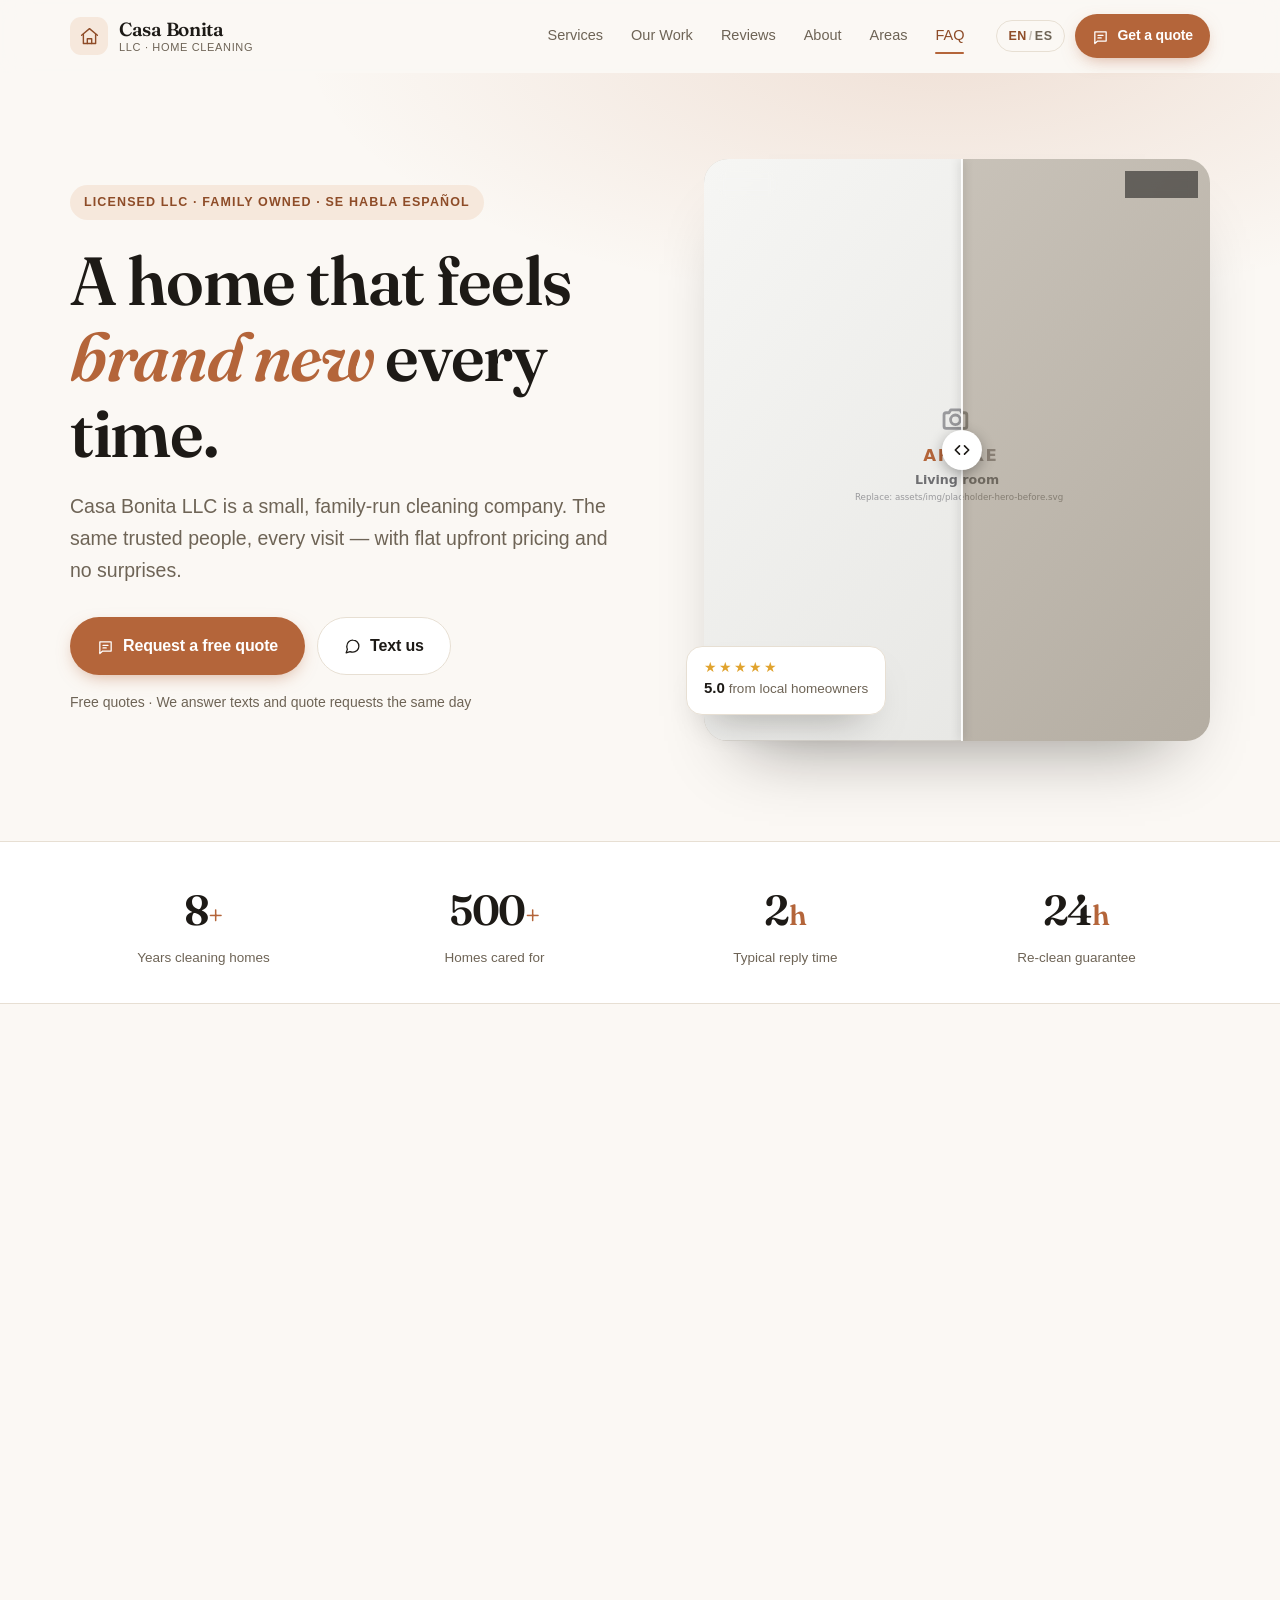
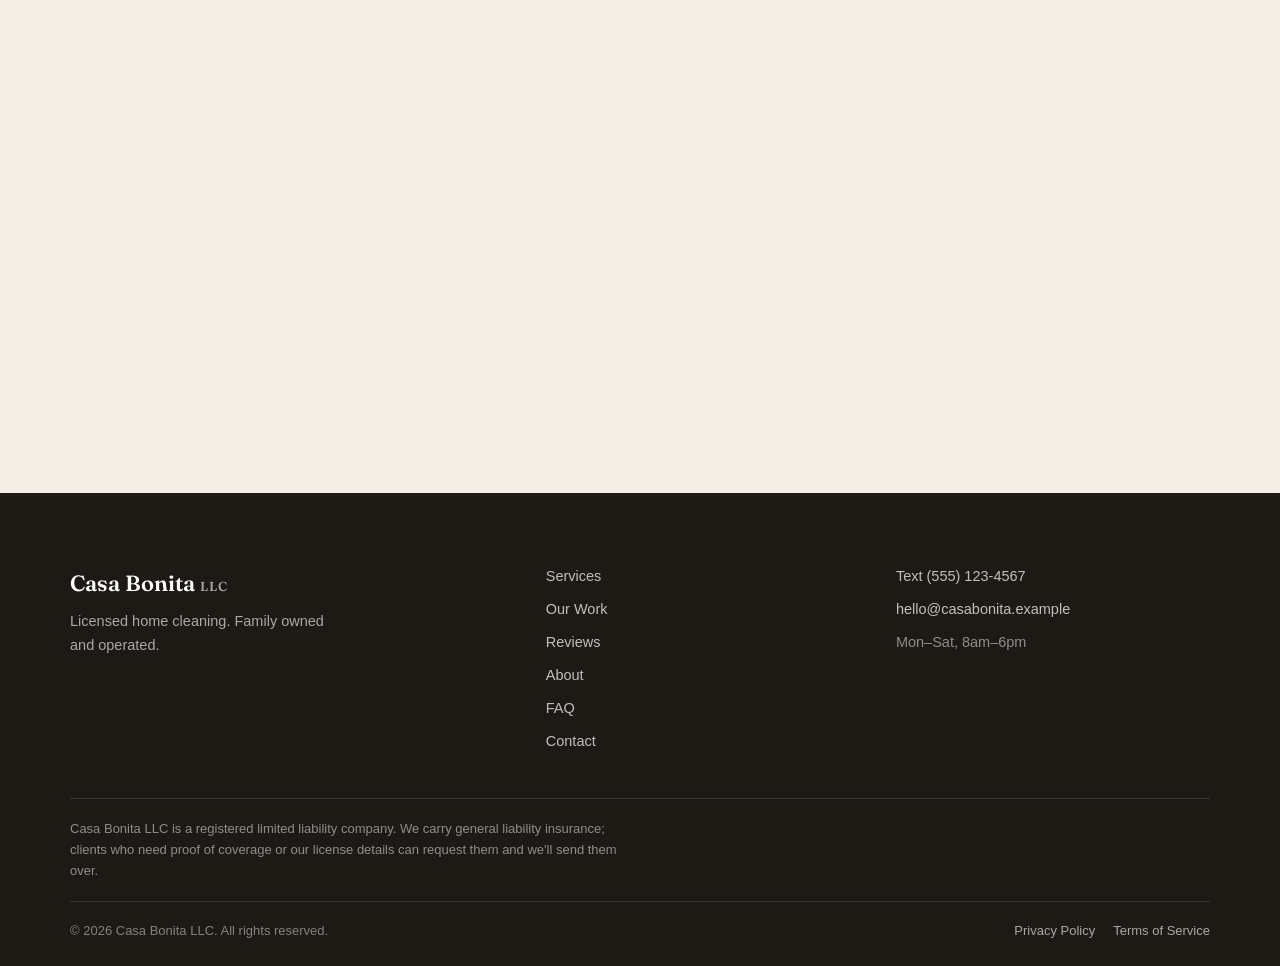
<file: index.html>
<!DOCTYPE html>
<html lang="en">
<head>
<meta charset="utf-8">
<meta name="viewport" content="width=device-width, initial-scale=1">
<title>Casa Bonita LLC — Home Cleaning You Can Trust</title>
<meta name="description" content="Casa Bonita LLC is a family-owned home cleaning service, registered and licensed. One-time cleans, recurring visits, deep cleans, and move-in/move-out. Free quotes.">
<meta name="theme-color" content="#ffffff">

<!-- ████ DRAFT ONLY — REMOVE THIS LINE BEFORE LAUNCH ████
     Keeps the site out of Google while it still contains placeholder
     content (the (555) phone number, invented reviews, unfilled legal
     blanks). Delete the <meta> line below and push, and the site
     becomes indexable. See CONTENT.md. -->
<meta name="robots" content="noindex, nofollow">
<link rel="canonical" href="https://example.com/">

<!-- Social preview -->
<meta property="og:type" content="website">
<meta property="og:title" content="Casa Bonita LLC — Home Cleaning You Can Trust">
<meta property="og:description" content="Family-owned home cleaning, licensed and registered. Free quotes, flat pricing, satisfaction guaranteed.">
<meta property="og:image" content="assets/img/social-preview.svg">

<link rel="icon" href="assets/img/favicon.svg" type="image/svg+xml">

<!-- Display font. Remove these two tags and the --font-display line in styles.css to go 100% dependency-free. -->
<link rel="preconnect" href="https://fonts.googleapis.com">
<link rel="preconnect" href="https://fonts.gstatic.com" crossorigin>
<link href="https://fonts.googleapis.com/css2?family=Fraunces:opsz,wght@9..144,400;9..144,600&display=swap" rel="stylesheet">

<link rel="stylesheet" href="assets/css/styles.css">
</head>
<body>

<a class="skip-link" href="#main" data-i18n="a11y.skip">Skip to content</a>

<!-- ─────────────────────────── HEADER ─────────────────────────── -->
<header class="site-header" id="siteHeader">
  <div class="wrap header-inner">
    <a class="brand" href="#top">
      <span class="brand-mark" aria-hidden="true">
        <svg viewBox="0 0 24 24" fill="none" stroke="currentColor" stroke-width="1.6" stroke-linecap="round" stroke-linejoin="round">
          <path d="M3 10.5 12 3l9 7.5"/><path d="M5 9.5V20h14V9.5"/><path d="M9.5 20v-5.5h5V20"/>
        </svg>
      </span>
      <span class="brand-text">
        <strong>Casa Bonita</strong>
        <small>LLC · Home Cleaning</small>
      </span>
    </a>

    <nav class="nav" id="nav" aria-label="Main">
      <a href="#services" data-i18n="nav.services">Services</a>
      <a href="#work" data-i18n="nav.work">Our Work</a>
      <a href="#reviews" data-i18n="nav.reviews">Reviews</a>
      <a href="#about" data-i18n="nav.about">About</a>
      <a href="#areas" data-i18n="nav.areas">Areas</a>
      <a href="#faq" data-i18n="nav.faq">FAQ</a>
    </nav>

    <div class="header-actions">
      <button class="lang-toggle" id="langToggle" type="button" aria-label="Switch language / Cambiar idioma">
        <span class="lang-opt is-on" data-lang="en">EN</span>
        <span class="lang-sep" aria-hidden="true">/</span>
        <span class="lang-opt" data-lang="es">ES</span>
      </button>
      <a class="btn btn-primary btn-sm" href="#contact">
        <svg class="ico" viewBox="0 0 24 24" fill="none" stroke="currentColor" stroke-width="1.8" stroke-linecap="round" stroke-linejoin="round" aria-hidden="true"><path d="M4 5.5h16v13H8l-4 3.5z"/><path d="M8.5 10.5h7M8.5 14h4.5"/></svg>
        <span data-i18n="cta.quote">Get a quote</span>
      </a>
      <button class="menu-btn" id="menuBtn" type="button" aria-expanded="false" aria-controls="nav" aria-label="Menu">
        <span></span><span></span><span></span>
      </button>
    </div>
  </div>
</header>

<main id="main">
<span id="top"></span>

<!-- ─────────────────────────── HERO ─────────────────────────── -->
<section class="hero">
  <div class="hero-glow" aria-hidden="true"></div>
  <div class="wrap hero-grid">
    <div class="hero-copy">
      <p class="eyebrow reveal" data-i18n="hero.eyebrow">Licensed LLC · Family owned · Se habla español</p>
      <h1 class="reveal" data-d="1">
        <span data-i18n="hero.h1a">A home that feels</span>
        <em data-i18n="hero.h1b">brand new</em>
        <span data-i18n="hero.h1c">every time.</span>
      </h1>
      <p class="lede reveal" data-d="2" data-i18n="hero.lede">Casa Bonita LLC is a small, family-run cleaning company. The same trusted people, every visit — with flat upfront pricing and no surprises.</p>
      <div class="hero-cta reveal" data-d="3">
        <a class="btn btn-primary btn-lg" href="#contact">
          <svg class="ico" viewBox="0 0 24 24" fill="none" stroke="currentColor" stroke-width="1.8" stroke-linecap="round" stroke-linejoin="round" aria-hidden="true"><path d="M4 5.5h16v13H8l-4 3.5z"/><path d="M8.5 10.5h7M8.5 14h4.5"/></svg>
          <span data-i18n="hero.cta1">Request a free quote</span>
        </a>
        <a class="btn btn-ghost btn-lg" href="sms:+15551234567">
          <svg class="ico" viewBox="0 0 24 24" fill="none" stroke="currentColor" stroke-width="1.8" stroke-linecap="round" stroke-linejoin="round" aria-hidden="true"><path d="M21 11.5a8.4 8.4 0 0 1-9 8.4 9 9 0 0 1-3.5-.7L3 21l1.8-5A8.3 8.3 0 0 1 4 11.5a8.4 8.4 0 0 1 9-8.4 8.4 8.4 0 0 1 8 8.4Z"/></svg>
          <span data-i18n="hero.cta2">Text us</span>
        </a>
      </div>
      <p class="hero-note reveal" data-d="4" data-i18n="hero.note">Free quotes · We answer texts and quote requests the same day</p>
    </div>

    <div class="hero-media reveal" data-d="2">
      <!-- Before / after slider. Swap both images for a real pair of the
           same room shot from the same spot. See CONTENT.md. -->
      <figure class="hero-photo compare" data-compare>
        <img class="cmp-before" src="assets/img/placeholder-hero-before.svg" alt="A living room before cleaning" width="640" height="760" loading="eager">
        <img class="cmp-after"  src="assets/img/placeholder-hero-after.svg"  alt="The same living room after cleaning" width="640" height="760" loading="eager">
        <span class="cmp-tag cmp-tag-before" data-i18n="cmp.before">Before</span>
        <span class="cmp-tag cmp-tag-after" data-i18n="cmp.after">After</span>
        <span class="cmp-handle" aria-hidden="true"></span>
        <input class="cmp-range" type="range" min="0" max="100" value="50"
               aria-label="Reveal more of the before or after photo"
               data-i18n-aria="cmp.slider">
      </figure>
      <div class="hero-badge">
        <div class="stars" aria-hidden="true">★★★★★</div>
        <p><strong data-i18n="hero.badgeNum">5.0</strong> <span data-i18n="hero.badgeText">from local homeowners</span></p>
      </div>
    </div>
  </div>
</section>

<!-- ─────────────────────────── TRUST STRIP ─────────────────────────── -->
<section class="strip">
  <div class="wrap strip-grid">
    <div class="stat reveal"><span class="num" data-count="8">8</span><span class="suf">+</span><p data-i18n="stat.years">Years cleaning homes</p></div>
    <div class="stat reveal" data-d="1"><span class="num" data-count="500">500</span><span class="suf">+</span><p data-i18n="stat.homes">Homes cared for</p></div>
    <div class="stat reveal" data-d="2"><span class="num" data-count="2">2</span><span class="suf">h</span><p data-i18n="stat.reply">Typical reply time</p></div>
    <div class="stat reveal" data-d="3"><span class="num" data-count="24">24</span><span class="suf">h</span><p data-i18n="stat.guarantee">Re-clean guarantee</p></div>
  </div>
</section>

<!-- ─────────────────────────── SERVICES ─────────────────────────── -->
<section id="services" class="section">
  <div class="wrap">
    <header class="section-head reveal">
      <p class="kicker" data-i18n="services.kicker">Services</p>
      <h2 data-i18n="services.h2">Pick the clean your home needs</h2>
      <p class="sub" data-i18n="services.sub">Every visit is done by hand, room by room, with our own supplies. Not sure which one fits? Send a quote request and we'll tell you honestly.</p>
    </header>

    <div class="cards">
      <!-- ── Card with a one-time / recurring switch ──────────────────
           The two <div class="plan"> blocks below hold the copy for each
           option; app.js shows one at a time. -->
      <article class="card card-switch reveal">
        <span class="card-ico" aria-hidden="true">
          <svg viewBox="0 0 24 24" fill="none" stroke="currentColor" stroke-width="1.5" stroke-linecap="round" stroke-linejoin="round"><path d="M3 11 12 4l9 7"/><path d="M5 10v10h14V10"/><path d="M10 20v-6h4v6"/></svg>
        </span>
        <h3 data-i18n="svc1.h">Standard Clean</h3>

        <div class="seg" role="tablist" aria-label="One-time or recurring">
          <button class="seg-btn is-on" type="button" role="tab" aria-selected="true"
                  data-plan="once" data-i18n="svc1.tabOnce">One-time</button>
          <button class="seg-btn" type="button" role="tab" aria-selected="false"
                  data-plan="repeat" data-i18n="svc1.tabRepeat">Recurring</button>
        </div>

        <div class="plan" data-plan="once">
          <p data-i18n="svc1.onceP">A single visit, no commitment. Kitchens, bathrooms, floors, dusting, and trash — the whole home brought back to fresh.</p>
          <p class="price"><span data-i18n="svc1.oncePrice">From $150</span></p>
        </div>

        <div class="plan" data-plan="repeat" hidden>
          <p data-i18n="svc1.repeatP">The same clean on a schedule — weekly, every two weeks, or monthly. Less builds up between visits, so each one costs less.</p>
          <p class="price"><span data-i18n="svc1.repeatPrice">From $120 / visit</span></p>
        </div>

        <p class="card-note" data-i18n="svc1.note">Start with a one-time clean. If you switch to a schedule afterwards, every visit from then on is cheaper.</p>
      </article>

      <article class="card reveal" data-d="1">
        <span class="card-ico" aria-hidden="true">
          <svg viewBox="0 0 24 24" fill="none" stroke="currentColor" stroke-width="1.5" stroke-linecap="round" stroke-linejoin="round"><path d="M12 3v3"/><path d="m5.5 5.5 2 2"/><path d="M3 12h3"/><circle cx="12" cy="13" r="4"/><path d="M12 17v4"/><path d="m18.5 5.5-2 2"/><path d="M21 12h-3"/></svg>
        </span>
        <h3 data-i18n="svc2.h">Deep Clean</h3>
        <p data-i18n="svc2.p">The full reset. Baseboards, door frames, vents, inside cabinets, grout, and all the spots a regular clean skips.</p>
        <p class="price"><span data-i18n="svc2.price">From $250</span></p>
      </article>

      <article class="card reveal" data-d="2">
        <span class="card-ico" aria-hidden="true">
          <svg viewBox="0 0 24 24" fill="none" stroke="currentColor" stroke-width="1.5" stroke-linecap="round" stroke-linejoin="round"><rect x="3" y="7" width="13" height="11" rx="1.5"/><path d="M16 10h3l2 3v5h-5"/><circle cx="7" cy="19" r="1.6"/><circle cx="17.5" cy="19" r="1.6"/></svg>
        </span>
        <h3 data-i18n="svc3.h">Move-In / Move-Out</h3>
        <p data-i18n="svc3.p">Empty-home cleaning built for deposits and closings. Inside every cabinet, drawer, closet, and appliance.</p>
        <p class="price"><span data-i18n="svc3.price">From $280</span></p>
      </article>

      <article class="card reveal">
        <span class="card-ico" aria-hidden="true">
          <svg viewBox="0 0 24 24" fill="none" stroke="currentColor" stroke-width="1.5" stroke-linecap="round" stroke-linejoin="round"><path d="M4 20h16"/><path d="m6 20 3-9 5-2 2 3"/><path d="m13 4 3 3-2 2-3-3z"/></svg>
        </span>
        <h3 data-i18n="svc4.h">Post-Construction</h3>
        <p data-i18n="svc4.p">After a remodel or new build. Fine dust removal, sticker and paint spot clean-up, and a full detail pass.</p>
        <p class="price"><span data-i18n="svc4.price">Quoted per job</span></p>
      </article>

      <article class="card reveal" data-d="1">
        <span class="card-ico" aria-hidden="true">
          <svg viewBox="0 0 24 24" fill="none" stroke="currentColor" stroke-width="1.5" stroke-linecap="round" stroke-linejoin="round"><rect x="4" y="3" width="16" height="18" rx="2"/><path d="M4 9h16"/><path d="M9 3v18"/></svg>
        </span>
        <h3 data-i18n="svc5.h">Apartments &amp; Condos</h3>
        <p data-i18n="svc5.p">Right-sized pricing for smaller spaces, studios, and rentals. Quick turnarounds between guests available.</p>
        <p class="price"><span data-i18n="svc5.price">From $95</span></p>
      </article>

      <article class="card reveal" data-d="2">
        <span class="card-ico" aria-hidden="true">
          <svg viewBox="0 0 24 24" fill="none" stroke="currentColor" stroke-width="1.5" stroke-linecap="round" stroke-linejoin="round"><path d="M5 21V7l7-4 7 4v14"/><path d="M9 21v-6h6v6"/><path d="M9 11h.01M15 11h.01"/></svg>
        </span>
        <h3 data-i18n="svc6.h">Small Offices</h3>
        <p data-i18n="svc6.p">Evening or weekend cleaning for small offices, salons, and studios. Set a schedule and forget about it.</p>
        <p class="price"><span data-i18n="svc6.price">Quoted per job</span></p>
      </article>
    </div>

    <div class="addons reveal">
      <p class="addons-label" data-i18n="addons.label">Add any of these to a visit</p>
      <ul class="chips">
        <li data-i18n="addon1">Inside the fridge</li>
        <li data-i18n="addon2">Inside the oven</li>
        <li data-i18n="addon3">Interior windows</li>
        <li data-i18n="addon4">Laundry &amp; folding</li>
        <li data-i18n="addon5">Inside cabinets</li>
        <li data-i18n="addon6">Garage sweep</li>
        <li data-i18n="addon7">Pet-friendly products</li>
      </ul>
    </div>
  </div>
</section>

<!-- ─────────────────────────── PROCESS ─────────────────────────── -->
<section class="section section-alt">
  <div class="wrap">
    <header class="section-head reveal">
      <p class="kicker" data-i18n="process.kicker">How it works</p>
      <h2 data-i18n="process.h2">Four steps, no run-around</h2>
    </header>
    <ol class="steps">
      <li class="step reveal"><span class="step-n">1</span><h3 data-i18n="step1.h">Send a message</h3><p data-i18n="step1.p">Send the quote form or a text with the size of your home and what's bothering you most. Takes two minutes.</p></li>
      <li class="step reveal" data-d="1"><span class="step-n">2</span><h3 data-i18n="step2.h">Get a flat quote</h3><p data-i18n="step2.p">We give you one price, in writing, before anyone shows up. No hourly surprises.</p></li>
      <li class="step reveal" data-d="2"><span class="step-n">3</span><h3 data-i18n="step3.h">We clean</h3><p data-i18n="step3.p">The same trusted team arrives on time with everything they need. You don't have to be home.</p></li>
      <li class="step reveal" data-d="3"><span class="step-n">4</span><h3 data-i18n="step4.h">You approve</h3><p data-i18n="step4.p">Not happy with something? Tell us within 24 hours and we come back and fix it free.</p></li>
    </ol>
  </div>
</section>

<!-- ─────────────────────────── GALLERY ─────────────────────────── -->
<section id="work" class="section">
  <div class="wrap">
    <header class="section-head reveal">
      <p class="kicker" data-i18n="work.kicker">Our work</p>
      <h2 data-i18n="work.h2">Real homes, real results</h2>
      <p class="sub" data-i18n="work.sub">Drag the handle on any photo to slide between before and after. Every pair is from a home we actually cleaned, shared with permission.</p>
    </header>

    <!-- ── Before / after tiles ───────────────────────────────────────
         Each tile needs two photos of the same spot from the same angle.
         To add a tile, copy a whole <figure> and point it at new files.
         ──────────────────────────────────────────────────────────── -->
    <div class="gallery">
      <figure class="shot compare reveal" data-compare>
        <img class="cmp-before" src="assets/img/ba-kitchen-before.svg" alt="Kitchen before cleaning" loading="lazy" width="800" height="600">
        <img class="cmp-after"  src="assets/img/ba-kitchen-after.svg"  alt="The same kitchen after cleaning" loading="lazy" width="800" height="600">
        <span class="cmp-tag cmp-tag-before" data-i18n="cmp.before">Before</span>
        <span class="cmp-tag cmp-tag-after" data-i18n="cmp.after">After</span>
        <span class="cmp-handle" aria-hidden="true"></span>
        <input class="cmp-range" type="range" min="0" max="100" value="50" aria-label="Reveal more of the before or after photo" data-i18n-aria="cmp.slider">
        <figcaption data-i18n="work.c1">Kitchen — deep clean</figcaption>
      </figure>

      <figure class="shot compare reveal" data-d="1" data-compare>
        <img class="cmp-before" src="assets/img/ba-bath-before.svg" alt="Bathroom before cleaning" loading="lazy" width="800" height="600">
        <img class="cmp-after"  src="assets/img/ba-bath-after.svg"  alt="The same bathroom after cleaning" loading="lazy" width="800" height="600">
        <span class="cmp-tag cmp-tag-before" data-i18n="cmp.before">Before</span>
        <span class="cmp-tag cmp-tag-after" data-i18n="cmp.after">After</span>
        <span class="cmp-handle" aria-hidden="true"></span>
        <input class="cmp-range" type="range" min="0" max="100" value="50" aria-label="Reveal more of the before or after photo" data-i18n-aria="cmp.slider">
        <figcaption data-i18n="work.c2">Bathroom — grout detail</figcaption>
      </figure>

      <figure class="shot compare reveal" data-compare>
        <img class="cmp-before" src="assets/img/ba-floor-before.svg" alt="Floors before cleaning" loading="lazy" width="800" height="600">
        <img class="cmp-after"  src="assets/img/ba-floor-after.svg"  alt="The same floors after cleaning" loading="lazy" width="800" height="600">
        <span class="cmp-tag cmp-tag-before" data-i18n="cmp.before">Before</span>
        <span class="cmp-tag cmp-tag-after" data-i18n="cmp.after">After</span>
        <span class="cmp-handle" aria-hidden="true"></span>
        <input class="cmp-range" type="range" min="0" max="100" value="50" aria-label="Reveal more of the before or after photo" data-i18n-aria="cmp.slider">
        <figcaption data-i18n="work.c5">Floors — post-construction</figcaption>
      </figure>

      <figure class="shot compare reveal" data-d="1" data-compare>
        <img class="cmp-before" src="assets/img/ba-oven-before.svg" alt="Oven before cleaning" loading="lazy" width="800" height="600">
        <img class="cmp-after"  src="assets/img/ba-oven-after.svg"  alt="The same oven after cleaning" loading="lazy" width="800" height="600">
        <span class="cmp-tag cmp-tag-before" data-i18n="cmp.before">Before</span>
        <span class="cmp-tag cmp-tag-after" data-i18n="cmp.after">After</span>
        <span class="cmp-handle" aria-hidden="true"></span>
        <input class="cmp-range" type="range" min="0" max="100" value="50" aria-label="Reveal more of the before or after photo" data-i18n-aria="cmp.slider">
        <figcaption data-i18n="work.c6">Oven — inside &amp; out</figcaption>
      </figure>
    </div>
  </div>
</section>

<!-- ─────────────────────────── REVIEWS ─────────────────────────── -->
<section id="reviews" class="section section-alt">
  <div class="wrap">
    <header class="section-head reveal">
      <p class="kicker" data-i18n="rev.kicker">Reviews</p>
      <h2 data-i18n="rev.h2">What neighbors say</h2>
    </header>
    <!-- ── Reviews carousel ─────────────────────────────────────────
         To add a review: copy one <figure class="quote"> block and edit it.
         The arrows and the dots below count themselves — nothing else
         needs changing, at any number of reviews.
         ─────────────────────────────────────────────────────────── -->
    <div class="carousel reveal" id="reviewCarousel">
      <div class="rail" id="reviewRail" tabindex="0" role="group"
           aria-roledescription="carousel" aria-label="Customer reviews">

        <figure class="quote">
          <div class="stars" aria-label="5 out of 5 stars">★★★★★</div>
          <blockquote data-i18n="rev1.q">They were on time, careful with my things, and the kitchen looked better than the day I moved in. We've had them every two weeks since.</blockquote>
          <figcaption><strong data-i18n="rev1.n">Maria R.</strong><span data-i18n="rev1.m">Recurring clean · 2 years</span></figcaption>
        </figure>

        <figure class="quote">
          <div class="stars" aria-label="5 out of 5 stars">★★★★★</div>
          <blockquote data-i18n="rev2.q">We needed a move-out clean in two days and they made it happen. Landlord returned the full deposit without a single note.</blockquote>
          <figcaption><strong data-i18n="rev2.n">James T.</strong><span data-i18n="rev2.m">Move-out clean</span></figcaption>
        </figure>

        <figure class="quote">
          <div class="stars" aria-label="5 out of 5 stars">★★★★★</div>
          <blockquote data-i18n="rev3.q">Honest pricing and genuinely kind people. I trust them in my home when I'm not there, and that's worth everything.</blockquote>
          <figcaption><strong data-i18n="rev3.n">Dana P.</strong><span data-i18n="rev3.m">Deep clean + monthly</span></figcaption>
        </figure>

        <figure class="quote">
          <div class="stars" aria-label="5 out of 5 stars">★★★★★</div>
          <blockquote data-i18n="rev4.q">After our remodel the dust was in everything. They spent a full day on it and the house finally felt finished.</blockquote>
          <figcaption><strong data-i18n="rev4.n">Luis &amp; Carmen A.</strong><span data-i18n="rev4.m">Post-construction</span></figcaption>
        </figure>

        <figure class="quote">
          <div class="stars" aria-label="5 out of 5 stars">★★★★★</div>
          <blockquote data-i18n="rev5.q">Same two people every visit, always on time, and they remember how I like things. That consistency is why we stay.</blockquote>
          <figcaption><strong data-i18n="rev5.n">Priya N.</strong><span data-i18n="rev5.m">Recurring clean · 3 years</span></figcaption>
        </figure>
      </div>

      <div class="carousel-controls">
        <div class="dots" id="reviewDots" role="tablist" aria-label="Review pages"></div>
        <div class="arrows">
          <button class="arrow" type="button" data-dir="-1"
                  aria-controls="reviewRail" aria-label="Previous reviews"
                  data-i18n-aria="carousel.prev">
            <svg viewBox="0 0 24 24" fill="none" stroke="currentColor" stroke-width="2" stroke-linecap="round" stroke-linejoin="round" aria-hidden="true"><path d="m14.5 5-7 7 7 7"/></svg>
          </button>
          <button class="arrow" type="button" data-dir="1"
                  aria-controls="reviewRail" aria-label="Next reviews"
                  data-i18n-aria="carousel.next">
            <svg viewBox="0 0 24 24" fill="none" stroke="currentColor" stroke-width="2" stroke-linecap="round" stroke-linejoin="round" aria-hidden="true"><path d="m9.5 5 7 7-7 7"/></svg>
          </button>
        </div>
      </div>
    </div>

    <p class="reviews-cta reveal">
      <a class="link-arrow" href="#" data-i18n="rev.more">Read more reviews on Google →</a>
    </p>
  </div>
</section>

<!-- ─────────────────────────── ABOUT ─────────────────────────── -->
<section id="about" class="section">
  <div class="wrap about-grid">
    <figure class="about-photo reveal">
      <img src="assets/img/placeholder-about.svg" alt="The Casa Bonita cleaning team" loading="lazy" width="700" height="800">
    </figure>
    <div class="about-copy">
      <p class="kicker reveal" data-i18n="about.kicker">About us</p>
      <h2 class="reveal" data-d="1" data-i18n="about.h2">A family business, not a franchise</h2>
      <p class="reveal" data-d="2" data-i18n="about.p1">Casa Bonita started with one person, one car, and a short list of neighbors who needed help. Years later we're still small on purpose — small enough that you get the same faces every visit and can reach the owner directly.</p>
      <p class="reveal" data-d="3" data-i18n="about.p2">We're a registered LLC and we bring our own supplies. If you prefer fragrance-free or pet-safe products, just say the word.</p>
      <ul class="ticks reveal" data-d="4">
        <li data-i18n="about.t1">Registered LLC, licensed to operate</li>
        <li data-i18n="about.t2">The same small team every visit</li>
        <li data-i18n="about.t3">Our own supplies and equipment</li>
        <li data-i18n="about.t4">Bilingual — English &amp; Spanish</li>
      </ul>
    </div>
  </div>
</section>

<!-- ─────────────────────────── AREAS ─────────────────────────── -->
<section id="areas" class="section section-alt">
  <div class="wrap">
    <header class="section-head reveal">
      <p class="kicker" data-i18n="areas.kicker">Service area</p>
      <h2 data-i18n="areas.h2">Where we clean</h2>
      <p class="sub" data-i18n="areas.sub">Don't see your town? Ask anyway — if you're close, we'll usually make it work.</p>
    </header>
    <ul class="areas reveal">
      <li>Your City</li><li>Neighboring Town</li><li>Third Town</li>
      <li>Fourth Town</li><li>Fifth Town</li><li>Sixth Town</li>
      <li>Seventh Town</li><li>Eighth Town</li>
    </ul>
  </div>
</section>

<!-- ─────────────────────────── FAQ ─────────────────────────── -->
<section id="faq" class="section">
  <div class="wrap narrow">
    <header class="section-head reveal">
      <p class="kicker" data-i18n="faq.kicker">FAQ</p>
      <h2 data-i18n="faq.h2">Questions we get a lot</h2>
    </header>
    <div class="faq">
      <details class="reveal"><summary data-i18n="faq1.q">Do I need to be home?</summary><p data-i18n="faq1.a">No. Most of our clients give us a key, a code, or a lockbox. Whatever you're comfortable with is fine, and we'll confirm the arrangement in writing.</p></details>
      <details class="reveal"><summary data-i18n="faq2.q">Do you bring your own supplies?</summary><p data-i18n="faq2.a">Yes — everything, including vacuums and microfiber. If you'd rather we use your products, we're happy to.</p></details>
      <details class="reveal"><summary data-i18n="faq3.q">How is pricing decided?</summary><p data-i18n="faq3.a">By the size and condition of the home, not by the hour. You get one flat price before we start, so the number never changes on you.</p></details>
      <details class="reveal"><summary data-i18n="faq4.q">How do I reach you fastest?</summary><p data-i18n="faq4.a">Send a quote request or a text. We're usually inside someone's home during the day and can't always pick up the phone, so a message gets a faster answer than a call — normally the same day.</p></details>
      <details class="reveal"><summary data-i18n="faq5.q">What about pets?</summary><p data-i18n="faq5.a">We love them. Tell us their names and anything we should know, and we can switch to pet-safe, low-fragrance products.</p></details>
      <details class="reveal"><summary data-i18n="faq6.q">How do I pay?</summary><p data-i18n="faq6.a">Cash, check, Zelle, Venmo, or card. Payment is due after the visit — never before.</p></details>
    </div>
  </div>
</section>

<!-- ─────────────────────────── CONTACT ─────────────────────────── -->
<section id="contact" class="section section-contact">
  <div class="wrap">
    <header class="section-head reveal">
      <p class="kicker" data-i18n="contact.kicker">Book a clean</p>
      <h2 data-i18n="contact.h2">Let's get your home on the schedule</h2>
      <p class="sub" data-i18n="contact.p">Send the form below and we'll come back with a flat price the same day. A text works just as well — whichever is easier for you.</p>
    </header>

    <!-- ── Availability ────────────────────────────────────────────────
         Driven by assets/js/availability.js. Days are open by default;
         only full or closed days need listing there. No times are shown,
         only how many slots remain. ───────────────────────────────── -->
    <div class="avail reveal" id="availability">
      <div class="avail-head">
        <h3 data-i18n="avail.h">Next two weeks</h3>
        <p class="avail-key">
          <span class="key-item"><i class="dot dot-open"></i><span data-i18n="avail.keyOpen">Spots open</span></span>
          <span class="key-item"><i class="dot dot-few"></i><span data-i18n="avail.keyFew">Nearly full</span></span>
          <span class="key-item"><i class="dot dot-full"></i><span data-i18n="avail.keyFull">Full</span></span>
        </p>
      </div>
      <ol class="avail-grid" id="availGrid"></ol>
      <p class="avail-note" data-i18n="avail.note">Slots are held when a quote is accepted, not when a request is sent. If the day you want is full, ask anyway — cancellations happen.</p>
    </div>

    <div class="contact-grid">
    <div class="form-wrap reveal">
      <form id="quoteForm" class="quote-form" novalidate>
        <h3 data-i18n="form.h">Request a quote</h3>

        <div class="field">
          <label for="f-name" data-i18n="form.name">Your name</label>
          <input id="f-name" name="name" type="text" autocomplete="name" required>
        </div>

        <div class="field-row">
          <div class="field">
            <label for="f-phone" data-i18n="form.phone">Phone</label>
            <input id="f-phone" name="phone" type="tel" autocomplete="tel" required>
          </div>
          <div class="field">
            <label for="f-email" data-i18n="form.email">Email <span class="opt" data-i18n="form.optional">(optional)</span></label>
            <input id="f-email" name="email" type="email" autocomplete="email">
          </div>
        </div>

        <div class="field-row">
          <div class="field">
            <label for="f-service" data-i18n="form.service">Service</label>
            <select id="f-service" name="service">
              <option data-i18n="form.s0">One-time clean</option>
              <option data-i18n="form.s1">Recurring clean</option>
              <option data-i18n="form.s2">Deep clean</option>
              <option data-i18n="form.s3">Move-in / move-out</option>
              <option data-i18n="form.s4">Post-construction</option>
              <option data-i18n="form.s5">Small office</option>
              <option data-i18n="form.s6">Not sure yet</option>
            </select>
          </div>
          <div class="field">
            <label for="f-size" data-i18n="form.size">Home size</label>
            <select id="f-size" name="size">
              <option data-i18n="form.z1">Studio / 1 bedroom</option>
              <option data-i18n="form.z2">2 bedrooms</option>
              <option data-i18n="form.z3">3 bedrooms</option>
              <option data-i18n="form.z4">4+ bedrooms</option>
            </select>
          </div>
        </div>

        <div class="field">
          <label for="f-msg" data-i18n="form.msg">Anything we should know? <span class="opt" data-i18n="form.optional">(optional)</span></label>
          <textarea id="f-msg" name="message" rows="3"></textarea>
        </div>

        <!-- Spam honeypot: hidden from people, filled by bots. -->
        <div class="hp" aria-hidden="true"><label for="f-company">Company</label><input id="f-company" name="_gotcha" type="text" tabindex="-1" autocomplete="off"></div>

        <button class="btn btn-primary btn-lg btn-block" type="submit" data-i18n="form.submit">Send request</button>
        <p class="form-note" id="formNote" data-i18n="form.note">No spam, ever. We only use this to get back to you about your quote. See our <a href="privacy.html" data-i18n="form.noteLink">privacy policy</a>.</p>
        <p class="form-status" id="formStatus" role="status" aria-live="polite"></p>
      </form>
    </div>

    <aside class="contact-copy reveal" data-d="1">
      <h3 data-i18n="contact.otherH">Other ways to reach us</h3>

      <div class="contact-cards">
        <a class="contact-card" href="sms:+15551234567">
          <span class="cc-ico" aria-hidden="true"><svg viewBox="0 0 24 24" fill="none" stroke="currentColor" stroke-width="1.7" stroke-linecap="round" stroke-linejoin="round"><path d="M21 11.5a8.4 8.4 0 0 1-9 8.4 9 9 0 0 1-3.5-.7L3 21l1.8-5A8.3 8.3 0 0 1 4 11.5a8.4 8.4 0 0 1 9-8.4 8.4 8.4 0 0 1 8 8.4Z"/></svg></span>
          <span><small data-i18n="contact.textLabel">Text — usually fastest</small><strong>(555) 123-4567</strong></span>
        </a>
        <a class="contact-card" href="mailto:hello@casabonita.example">
          <span class="cc-ico" aria-hidden="true"><svg viewBox="0 0 24 24" fill="none" stroke="currentColor" stroke-width="1.7" stroke-linecap="round" stroke-linejoin="round"><rect x="3" y="5" width="18" height="14" rx="2"/><path d="m3 7 9 6 9-6"/></svg></span>
          <span><small data-i18n="contact.emailLabel">Email</small><strong>hello@casabonita.example</strong></span>
        </a>
        <a class="contact-card contact-card-quiet" href="tel:+15551234567">
          <span class="cc-ico" aria-hidden="true"><svg viewBox="0 0 24 24" fill="none" stroke="currentColor" stroke-width="1.7" stroke-linecap="round" stroke-linejoin="round"><path d="M22 16.9v3a2 2 0 0 1-2.2 2 19.8 19.8 0 0 1-8.6-3.1 19.5 19.5 0 0 1-6-6A19.8 19.8 0 0 1 2.1 4.2 2 2 0 0 1 4.1 2h3a2 2 0 0 1 2 1.7c.1 1 .4 1.9.7 2.8a2 2 0 0 1-.5 2.1L8.1 9.9a16 16 0 0 0 6 6l1.3-1.2a2 2 0 0 1 2.1-.5c.9.3 1.8.6 2.8.7a2 2 0 0 1 1.7 2Z"/></svg></span>
          <span><small data-i18n="contact.callLabel">Phone</small><strong>(555) 123-4567</strong></span>
        </a>
      </div>

      <p class="contact-tip" data-i18n="contact.phoneNote">We're inside someone's home most of the day, so calls often go to voicemail. A text or a quote request reaches us much faster.</p>

      <p class="hours">
        <strong data-i18n="contact.hoursLabel">Hours</strong>
        <span data-i18n="contact.hours">Mon–Sat, 8am–6pm · Closed Sundays</span>
      </p>
    </aside>
    </div>
  </div>
</section>

</main>

<!-- ─────────────────────────── FOOTER ─────────────────────────── -->
<footer class="site-footer">
  <div class="wrap footer-grid">
    <div>
      <p class="foot-brand">Casa Bonita <span>LLC</span></p>
      <p class="foot-tag" data-i18n="foot.tag">Licensed home cleaning. Family owned and operated.</p>
    </div>
    <nav class="foot-nav" aria-label="Footer">
      <a href="#services" data-i18n="nav.services">Services</a>
      <a href="#work" data-i18n="nav.work">Our Work</a>
      <a href="#reviews" data-i18n="nav.reviews">Reviews</a>
      <a href="#about" data-i18n="nav.about">About</a>
      <a href="#faq" data-i18n="nav.faq">FAQ</a>
      <a href="#contact" data-i18n="nav.contact">Contact</a>
    </nav>
    <div class="foot-contact">
      <a href="sms:+15551234567" data-i18n="foot.text">Text (555) 123-4567</a>
      <a href="mailto:hello@casabonita.example">hello@casabonita.example</a>
      <p data-i18n="foot.hours">Mon–Sat, 8am–6pm</p>
    </div>
  </div>

  <!-- Credentials. Kept here rather than in the sales copy on purpose:
       the people who care about this will look for it, and advertising
       it up front attracts the wrong kind of attention. -->
  <div class="wrap foot-legal">
    <p data-i18n="foot.credentials">Casa Bonita LLC is a registered limited liability company. We carry general liability insurance; clients who need proof of coverage or our license details can request them and we'll send them over.</p>
  </div>

  <div class="wrap foot-bottom">
    <p>© <span id="year">2026</span> Casa Bonita LLC. <span data-i18n="foot.rights">All rights reserved.</span></p>
    <nav class="foot-policy" aria-label="Policies">
      <a href="privacy.html" data-i18n="foot.privacy">Privacy Policy</a>
      <a href="terms.html" data-i18n="foot.terms">Terms of Service</a>
    </nav>
  </div>
</footer>

<!-- Sticky mobile action bar -->
<div class="callbar">
  <a class="btn btn-primary btn-block" href="#contact" data-i18n="cta.quoteNow">Request a free quote</a>
</div>

<script src="assets/js/i18n.js" defer></script>
<script src="assets/js/availability.js" defer></script>
<script src="assets/js/app.js" defer></script>

<script type="application/ld+json">
{
  "@context": "https://schema.org",
  "@type": "HouseCleaningService",
  "name": "Casa Bonita LLC",
  "description": "Family-owned home cleaning service. One-time cleans, recurring visits, deep cleans, and move-in/move-out cleaning.",
  "telephone": "+1-555-123-4567",
  "email": "hello@casabonita.example",
  "priceRange": "$$",
  "address": {
    "@type": "PostalAddress",
    "addressLocality": "Las Vegas",
    "addressRegion": "NV",
    "addressCountry": "US"
  },
  "areaServed": { "@type": "City", "name": "Las Vegas", "containedInPlace": { "@type": "State", "name": "Nevada" } },
  "openingHours": "Mo-Sa 08:00-18:00"
}
</script>
</body>
</html>
</file>
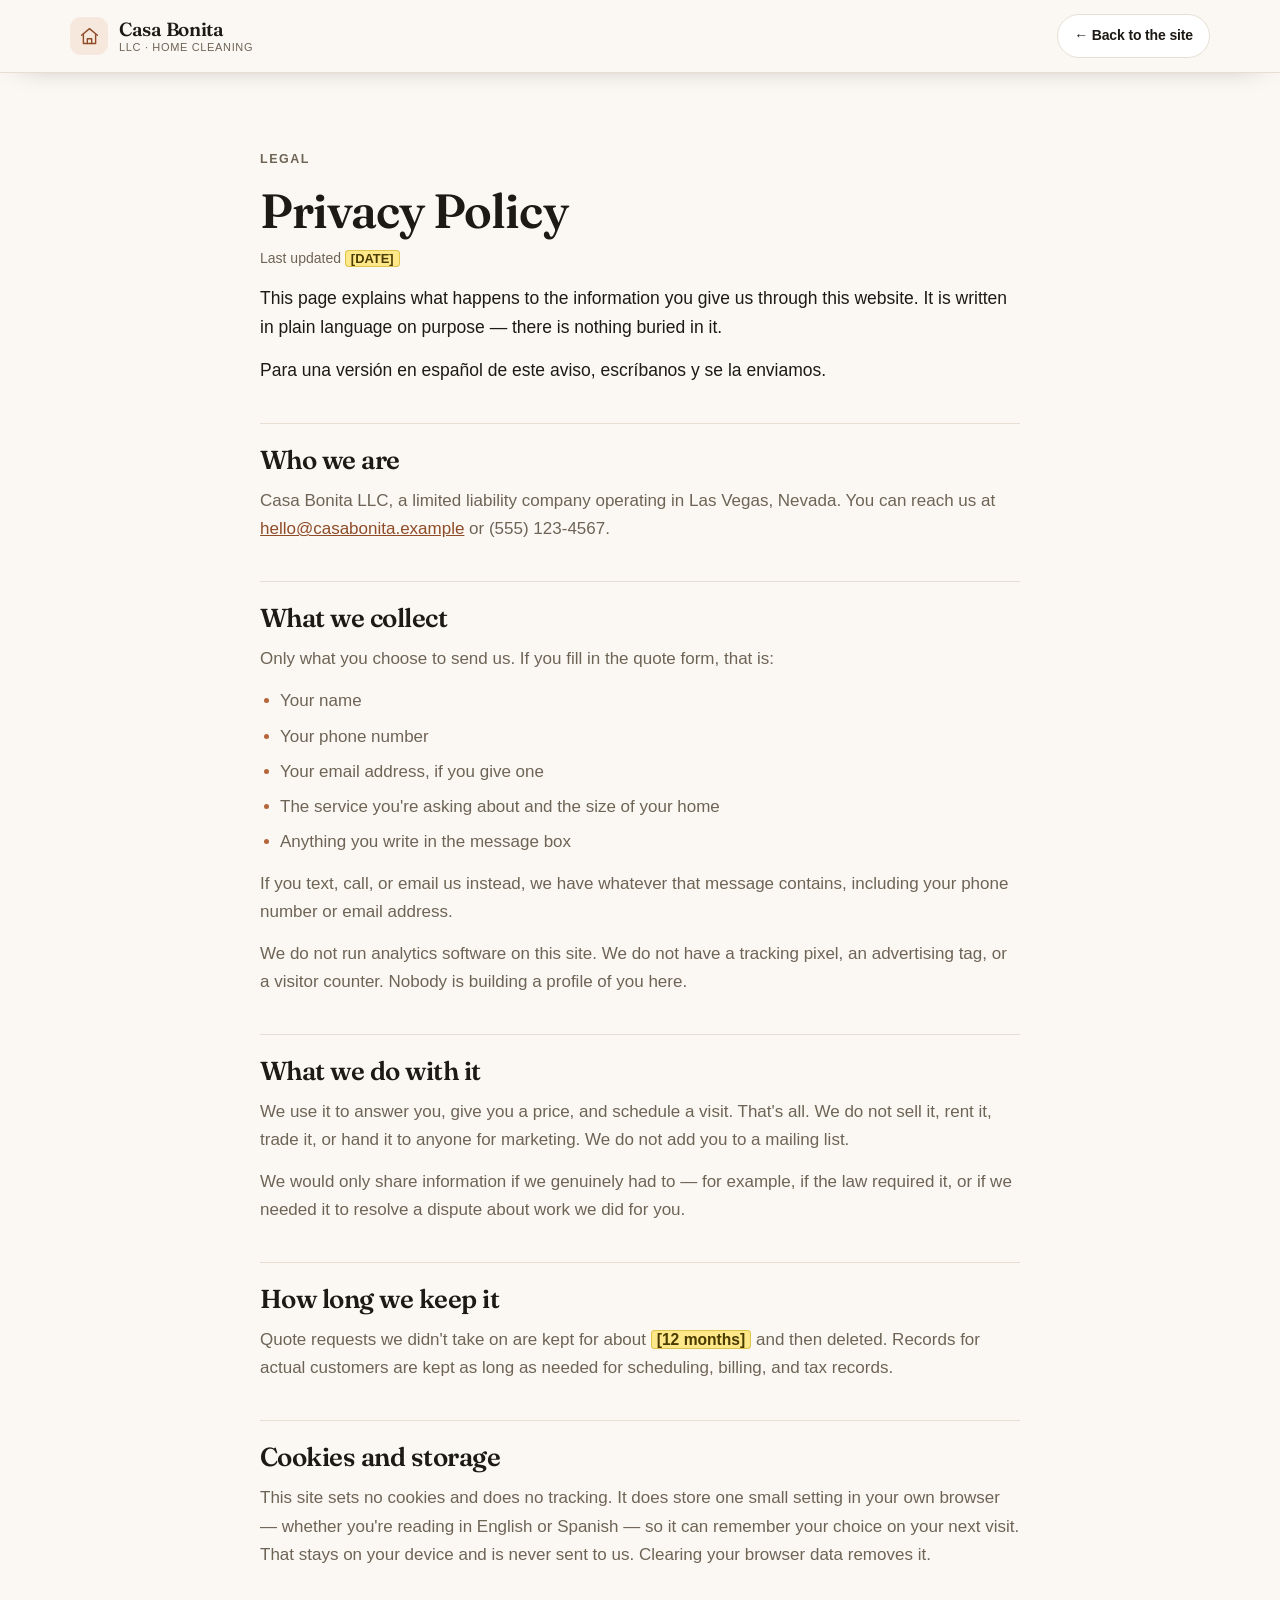
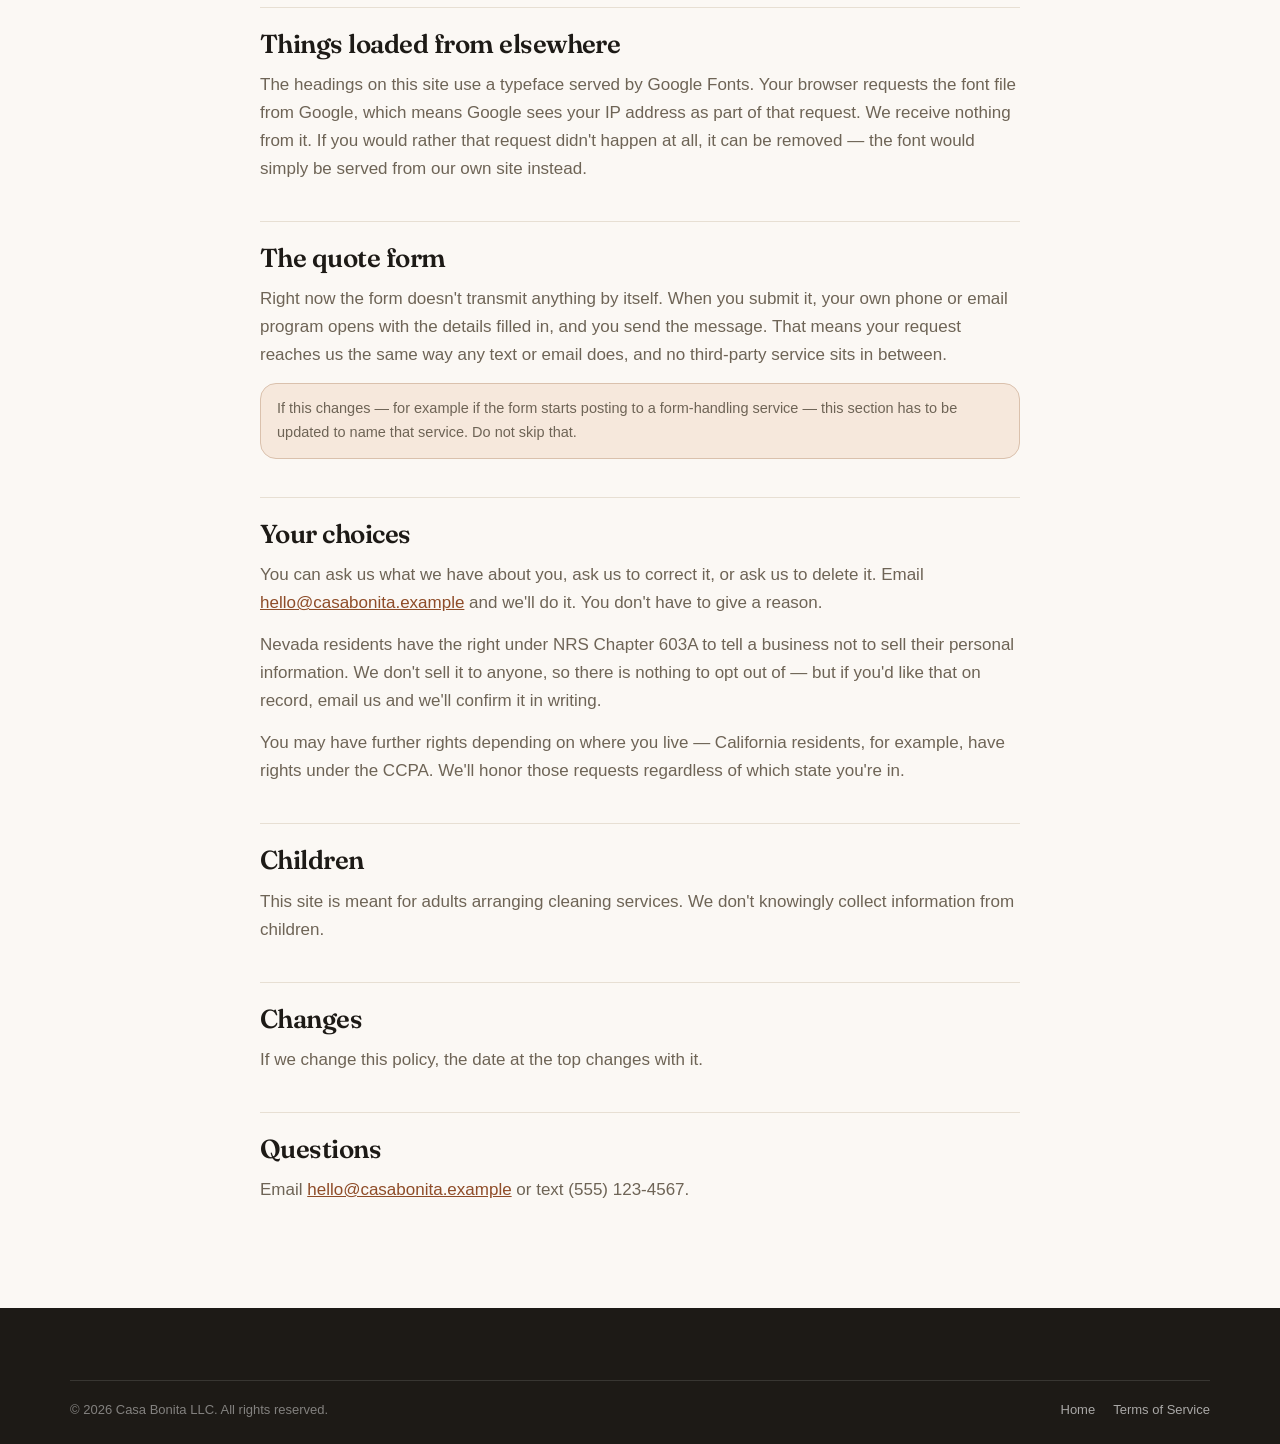
<file: privacy.html>
<!DOCTYPE html>
<html lang="en">
<head>
<meta charset="utf-8">
<meta name="viewport" content="width=device-width, initial-scale=1">
<title>Privacy Policy — Casa Bonita LLC</title>
<meta name="description" content="How Casa Bonita LLC handles the information you send through this website.">
<!-- ████ DRAFT ONLY — REMOVE THIS LINE BEFORE LAUNCH ████
     Keeps the site out of Google while it still contains placeholder
     content (the (555) phone number, invented reviews, unfilled legal
     blanks). Delete the <meta> line below and push, and the site
     becomes indexable. See CONTENT.md. -->
<meta name="robots" content="noindex, nofollow">
<link rel="icon" href="assets/img/favicon.svg" type="image/svg+xml">
<link rel="preconnect" href="https://fonts.googleapis.com">
<link rel="preconnect" href="https://fonts.gstatic.com" crossorigin>
<link href="https://fonts.googleapis.com/css2?family=Fraunces:opsz,wght@9..144,400;9..144,600&display=swap" rel="stylesheet">
<link rel="stylesheet" href="assets/css/styles.css">
</head>
<body>

<a class="skip-link" href="#main">Skip to content</a>

<header class="site-header is-stuck">
  <div class="wrap header-inner">
    <a class="brand" href="index.html">
      <span class="brand-mark" aria-hidden="true">
        <svg viewBox="0 0 24 24" fill="none" stroke="currentColor" stroke-width="1.6" stroke-linecap="round" stroke-linejoin="round">
          <path d="M3 10.5 12 3l9 7.5"/><path d="M5 9.5V20h14V9.5"/><path d="M9.5 20v-5.5h5V20"/>
        </svg>
      </span>
      <span class="brand-text">
        <strong>Casa Bonita</strong>
        <small>LLC · Home Cleaning</small>
      </span>
    </a>
    <div class="header-actions">
      <a class="btn btn-ghost btn-sm" href="index.html">← Back to the site</a>
    </div>
  </div>
</header>

<main id="main" class="legal">
  <div class="wrap narrow">

    <p class="kicker">Legal</p>
    <h1>Privacy Policy</h1>
    <p class="legal-meta">Last updated <span class="todo">[DATE]</span></p>

    <p class="legal-lead">This page explains what happens to the information you give us
    through this website. It is written in plain language on purpose — there is nothing
    buried in it.</p>

    <p class="legal-lead">Para una versión en español de este aviso, escríbanos y se la
    enviamos.</p>

    <h2>Who we are</h2>
    <p>Casa Bonita LLC, a limited liability company operating in Las Vegas, Nevada.
    You can reach us at
    <a href="mailto:hello@casabonita.example">hello@casabonita.example</a> or
    (555) 123-4567.</p>

    <h2>What we collect</h2>
    <p>Only what you choose to send us. If you fill in the quote form, that is:</p>
    <ul class="legal-list">
      <li>Your name</li>
      <li>Your phone number</li>
      <li>Your email address, if you give one</li>
      <li>The service you're asking about and the size of your home</li>
      <li>Anything you write in the message box</li>
    </ul>
    <p>If you text, call, or email us instead, we have whatever that message contains,
    including your phone number or email address.</p>
    <p>We do not run analytics software on this site. We do not have a tracking pixel,
    an advertising tag, or a visitor counter. Nobody is building a profile of you here.</p>

    <h2>What we do with it</h2>
    <p>We use it to answer you, give you a price, and schedule a visit. That's all.
    We do not sell it, rent it, trade it, or hand it to anyone for marketing. We do not
    add you to a mailing list.</p>
    <p>We would only share information if we genuinely had to — for example, if the law
    required it, or if we needed it to resolve a dispute about work we did for you.</p>

    <h2>How long we keep it</h2>
    <p>Quote requests we didn't take on are kept for about
    <span class="todo">[12 months]</span> and then deleted. Records for actual customers
    are kept as long as needed for scheduling, billing, and tax records.</p>

    <h2>Cookies and storage</h2>
    <p>This site sets no cookies and does no tracking. It does store one small setting in
    your own browser — whether you're reading in English or Spanish — so it can remember
    your choice on your next visit. That stays on your device and is never sent to us.
    Clearing your browser data removes it.</p>

    <h2>Things loaded from elsewhere</h2>
    <p>The headings on this site use a typeface served by Google Fonts. Your browser
    requests the font file from Google, which means Google sees your IP address as part of
    that request. We receive nothing from it. If you would rather that request didn't
    happen at all, it can be removed — the font would simply be served from our own site
    instead.</p>

    <h2>The quote form</h2>
    <p>Right now the form doesn't transmit anything by itself. When you submit it, your own
    phone or email program opens with the details filled in, and you send the message. That
    means your request reaches us the same way any text or email does, and no third-party
    service sits in between.</p>
    <p class="legal-note">If this changes — for example if the form starts posting to a
    form-handling service — this section has to be updated to name that service. Do not
    skip that.</p>

    <h2>Your choices</h2>
    <p>You can ask us what we have about you, ask us to correct it, or ask us to delete it.
    Email <a href="mailto:hello@casabonita.example">hello@casabonita.example</a> and we'll
    do it. You don't have to give a reason.</p>
    <p>Nevada residents have the right under NRS Chapter 603A to tell a business not to
    sell their personal information. We don't sell it to anyone, so there is nothing to
    opt out of — but if you'd like that on record, email us and we'll confirm it in
    writing.</p>
    <p>You may have further rights depending on where you live — California residents, for
    example, have rights under the CCPA. We'll honor those requests regardless of which
    state you're in.</p>

    <h2>Children</h2>
    <p>This site is meant for adults arranging cleaning services. We don't knowingly collect
    information from children.</p>

    <h2>Changes</h2>
    <p>If we change this policy, the date at the top changes with it.</p>

    <h2>Questions</h2>
    <p>Email <a href="mailto:hello@casabonita.example">hello@casabonita.example</a> or text
    (555) 123-4567.</p>

  </div>
</main>

<footer class="site-footer">
  <div class="wrap foot-bottom">
    <p>© <span id="year">2026</span> Casa Bonita LLC. All rights reserved.</p>
    <nav class="foot-policy" aria-label="Policies">
      <a href="index.html">Home</a>
      <a href="terms.html">Terms of Service</a>
    </nav>
  </div>
</footer>

<script>document.getElementById("year").textContent = new Date().getFullYear();</script>
</body>
</html>
</file>
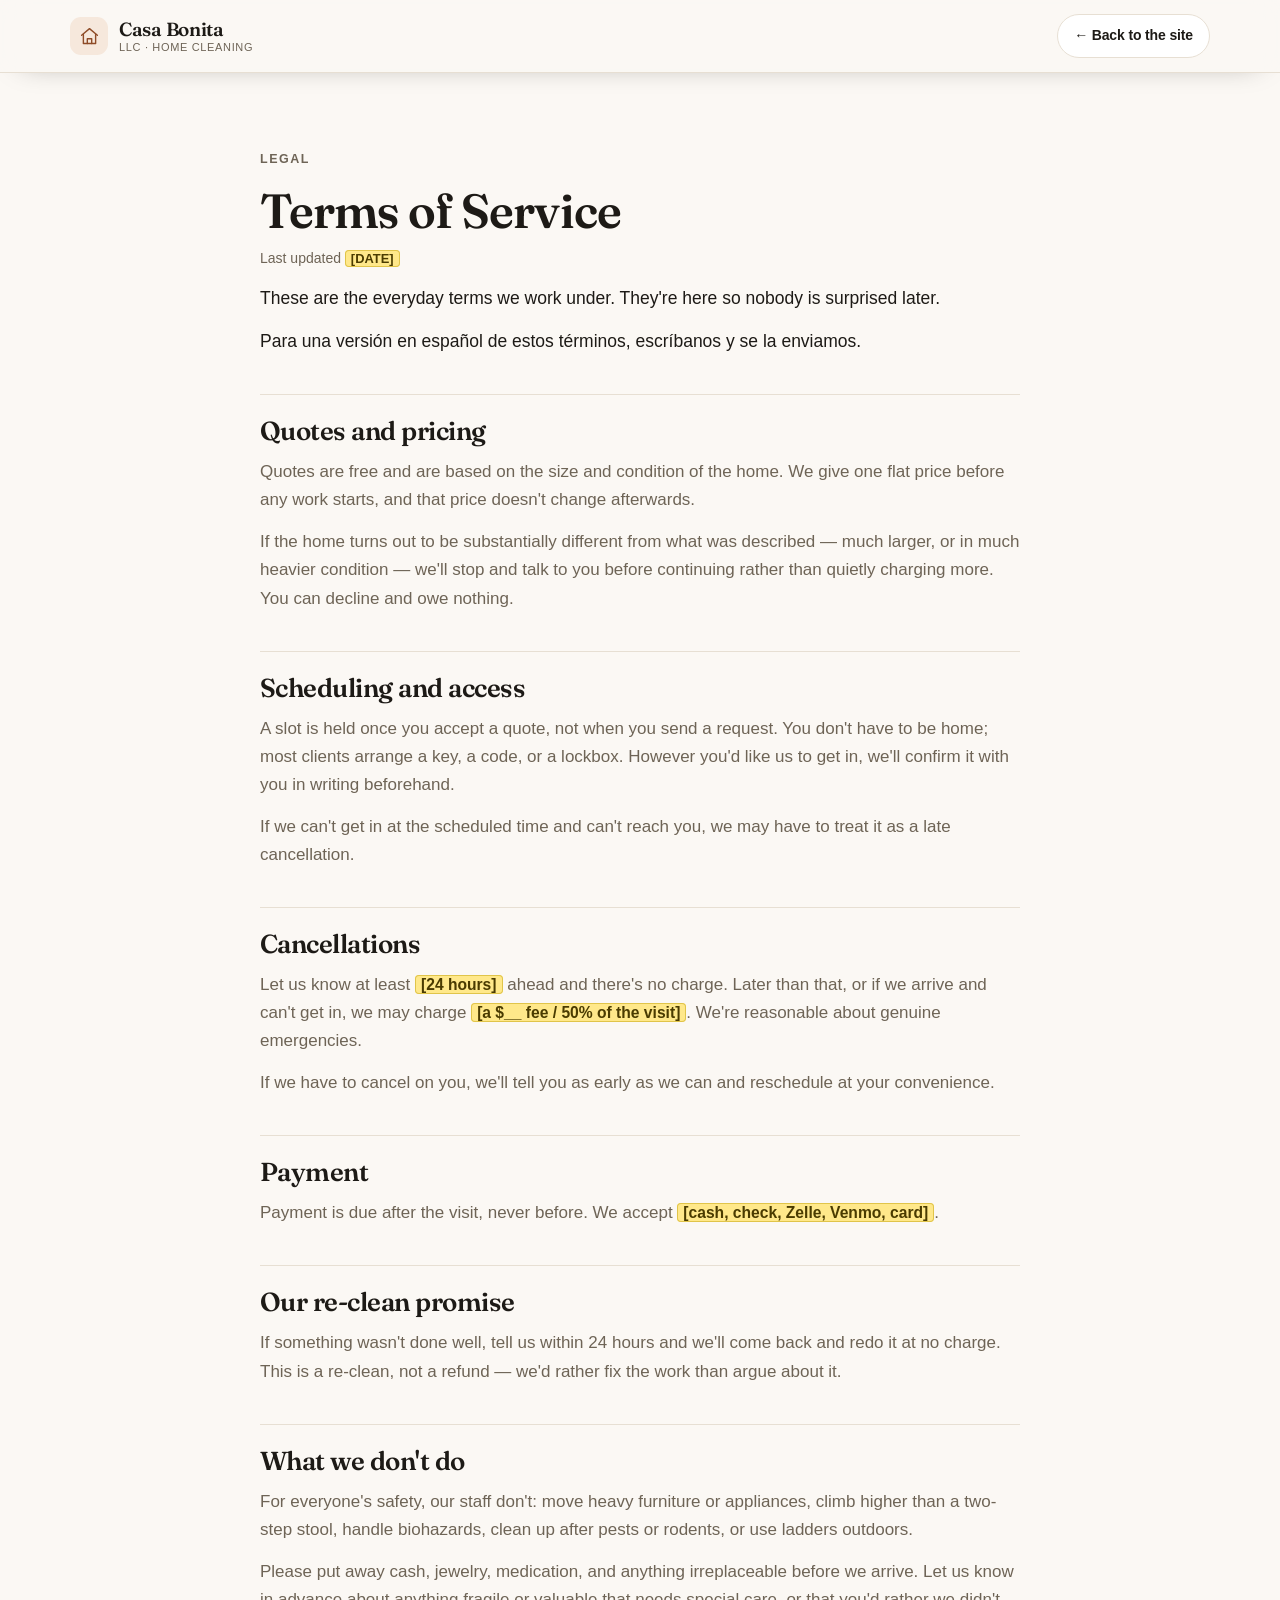
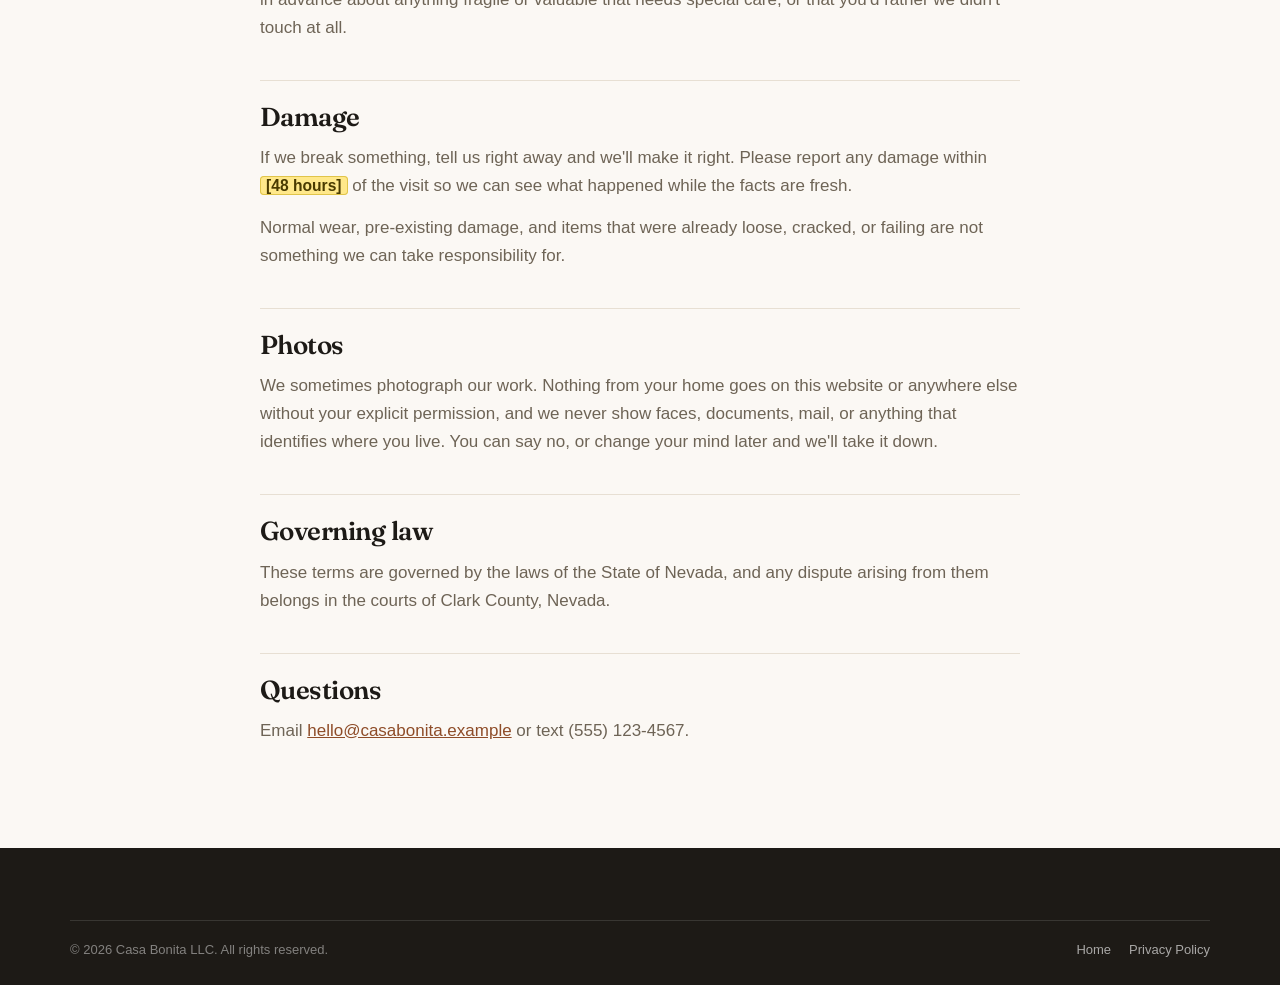
<file: terms.html>
<!DOCTYPE html>
<html lang="en">
<head>
<meta charset="utf-8">
<meta name="viewport" content="width=device-width, initial-scale=1">
<title>Terms of Service — Casa Bonita LLC</title>
<meta name="description" content="How Casa Bonita LLC quotes, schedules, and carries out cleaning work.">
<!-- ████ DRAFT ONLY — REMOVE THIS LINE BEFORE LAUNCH ████
     Keeps the site out of Google while it still contains placeholder
     content (the (555) phone number, invented reviews, unfilled legal
     blanks). Delete the <meta> line below and push, and the site
     becomes indexable. See CONTENT.md. -->
<meta name="robots" content="noindex, nofollow">
<link rel="icon" href="assets/img/favicon.svg" type="image/svg+xml">
<link rel="preconnect" href="https://fonts.googleapis.com">
<link rel="preconnect" href="https://fonts.gstatic.com" crossorigin>
<link href="https://fonts.googleapis.com/css2?family=Fraunces:opsz,wght@9..144,400;9..144,600&display=swap" rel="stylesheet">
<link rel="stylesheet" href="assets/css/styles.css">
</head>
<body>

<a class="skip-link" href="#main">Skip to content</a>

<header class="site-header is-stuck">
  <div class="wrap header-inner">
    <a class="brand" href="index.html">
      <span class="brand-mark" aria-hidden="true">
        <svg viewBox="0 0 24 24" fill="none" stroke="currentColor" stroke-width="1.6" stroke-linecap="round" stroke-linejoin="round">
          <path d="M3 10.5 12 3l9 7.5"/><path d="M5 9.5V20h14V9.5"/><path d="M9.5 20v-5.5h5V20"/>
        </svg>
      </span>
      <span class="brand-text">
        <strong>Casa Bonita</strong>
        <small>LLC · Home Cleaning</small>
      </span>
    </a>
    <div class="header-actions">
      <a class="btn btn-ghost btn-sm" href="index.html">← Back to the site</a>
    </div>
  </div>
</header>

<main id="main" class="legal">
  <div class="wrap narrow">

    <p class="kicker">Legal</p>
    <h1>Terms of Service</h1>
    <p class="legal-meta">Last updated <span class="todo">[DATE]</span></p>

    <p class="legal-lead">These are the everyday terms we work under. They're here so
    nobody is surprised later.</p>

    <p class="legal-lead">Para una versión en español de estos términos, escríbanos y se la
    enviamos.</p>

    <h2>Quotes and pricing</h2>
    <p>Quotes are free and are based on the size and condition of the home. We give one
    flat price before any work starts, and that price doesn't change afterwards.</p>
    <p>If the home turns out to be substantially different from what was described — much
    larger, or in much heavier condition — we'll stop and talk to you before continuing
    rather than quietly charging more. You can decline and owe nothing.</p>

    <h2>Scheduling and access</h2>
    <p>A slot is held once you accept a quote, not when you send a request. You don't have
    to be home; most clients arrange a key, a code, or a lockbox. However you'd like us to
    get in, we'll confirm it with you in writing beforehand.</p>
    <p>If we can't get in at the scheduled time and can't reach you, we may have to treat
    it as a late cancellation.</p>

    <h2>Cancellations</h2>
    <p>Let us know at least <span class="todo">[24 hours]</span> ahead and there's no
    charge. Later than that, or if we arrive and can't get in, we may charge
    <span class="todo">[a $__ fee / 50% of the visit]</span>. We're reasonable about
    genuine emergencies.</p>
    <p>If we have to cancel on you, we'll tell you as early as we can and reschedule at
    your convenience.</p>

    <h2>Payment</h2>
    <p>Payment is due after the visit, never before. We accept
    <span class="todo">[cash, check, Zelle, Venmo, card]</span>.</p>

    <h2>Our re-clean promise</h2>
    <p>If something wasn't done well, tell us within 24 hours and we'll come back and
    redo it at no charge. This is a re-clean, not a refund — we'd rather fix the work
    than argue about it.</p>

    <h2>What we don't do</h2>
    <p>For everyone's safety, our staff don't: move heavy furniture or appliances, climb
    higher than a two-step stool, handle biohazards, clean up after pests or rodents, or
    use ladders outdoors.</p>
    <p>Please put away cash, jewelry, medication, and anything irreplaceable before we
    arrive. Let us know in advance about anything fragile or valuable that needs special
    care, or that you'd rather we didn't touch at all.</p>

    <h2>Damage</h2>
    <p>If we break something, tell us right away and we'll make it right. Please report
    any damage within <span class="todo">[48 hours]</span> of the visit so we can see what
    happened while the facts are fresh.</p>
    <p>Normal wear, pre-existing damage, and items that were already loose, cracked, or
    failing are not something we can take responsibility for.</p>

    <h2>Photos</h2>
    <p>We sometimes photograph our work. Nothing from your home goes on this website or
    anywhere else without your explicit permission, and we never show faces, documents,
    mail, or anything that identifies where you live. You can say no, or change your mind
    later and we'll take it down.</p>

    <h2>Governing law</h2>
    <p>These terms are governed by the laws of the State of Nevada, and any dispute arising
    from them belongs in the courts of Clark County, Nevada.</p>

    <h2>Questions</h2>
    <p>Email <a href="mailto:hello@casabonita.example">hello@casabonita.example</a> or text
    (555) 123-4567.</p>

  </div>
</main>

<footer class="site-footer">
  <div class="wrap foot-bottom">
    <p>© <span id="year">2026</span> Casa Bonita LLC. All rights reserved.</p>
    <nav class="foot-policy" aria-label="Policies">
      <a href="index.html">Home</a>
      <a href="privacy.html">Privacy Policy</a>
    </nav>
  </div>
</footer>

<script>document.getElementById("year").textContent = new Date().getFullYear();</script>
</body>
</html>
</file>
<file: assets/css/styles.css>
/* ============================================================
   Casa Bonita LLC — styles.css
   Plain CSS, no build step. All colours and both font stacks are
   variables in the block below — change them there, not inline.
   ============================================================ */

/* ---------- PALETTE --------------------------------------------------
   Every colour in the site comes from these variables. Change one here
   and it updates everywhere — nothing below hard-codes a colour except
   the star gold and the error red.

   --accent-glow and --shadow are raw "R G B" triples (no commas, no
   rgb()) because they get used inside rgb(... / alpha) for soft shadows.
--------------------------------------------------------------------- */

:root {
  --bg:          #FBF8F4;  /* page background, warm off-white */
  --bg-alt:      #F4EEE6;  /* alternating section background */
  --surface:     #FFFFFF;  /* cards, form, header pills */
  --ink:         #1D1A16;  /* body text, footer background */
  --muted:       #6E6456;  /* secondary text */
  --line:        #E7DFD3;  /* borders and dividers */
  --accent:      #B4653A;  /* terracotta — buttons, icons, highlights */
  --accent-ink:  #8E4C28;  /* darker accent for text on light ground */
  --accent-soft: #F6E8DC;  /* accent tint behind icons and the eyebrow */
  --accent-glow: 180 101 58;
  --shadow:      14 10 4;
}

:root {
  --font-display: "Fraunces", "Iowan Old Style", Georgia, serif;
  --font-body: -apple-system, BlinkMacSystemFont, "Segoe UI", Roboto, "Helvetica Neue", Arial, sans-serif;

  --wrap: 1140px;
  --r-sm: 10px;
  --r-md: 16px;
  --r-lg: 24px;

  --pad-section: clamp(64px, 9vw, 116px);
  --ease: cubic-bezier(.22, .68, .3, 1);
}

/* ---------- RESET ---------- */
*, *::before, *::after { box-sizing: border-box; }
html { -webkit-text-size-adjust: 100%; scroll-behavior: smooth; }
body {
  margin: 0;
  font-family: var(--font-body);
  font-size: 17px;
  line-height: 1.65;
  color: var(--ink);
  background: var(--bg);
  -webkit-font-smoothing: antialiased;
  overflow-x: hidden;
}
img, svg { display: block; max-width: 100%; }
img { height: auto; }
a { color: inherit; }
h1, h2, h3 { margin: 0; line-height: 1.12; letter-spacing: -0.02em; font-weight: 600; }
p { margin: 0; }
ul, ol { margin: 0; padding: 0; list-style: none; }
button, input, select, textarea { font: inherit; color: inherit; }

.wrap { width: min(100% - 40px, var(--wrap)); margin-inline: auto; }
.wrap.narrow { width: min(100% - 40px, 760px); }

.skip-link {
  position: absolute; left: -9999px; top: 10px; z-index: 200;
  background: var(--ink); color: #fff; padding: 10px 16px; border-radius: var(--r-sm);
}
.skip-link:focus { left: 16px; }

:focus-visible { outline: 2.5px solid var(--accent); outline-offset: 3px; border-radius: 4px; }

/* ---------- BUTTONS ---------- */
.btn {
  --btn-bg: transparent;
  display: inline-flex; align-items: center; justify-content: center; gap: 9px;
  padding: 12px 20px;
  border: 1px solid transparent;
  border-radius: 999px;
  font-size: 15px; font-weight: 600; letter-spacing: -0.01em;
  text-decoration: none; cursor: pointer; white-space: nowrap;
  background: var(--btn-bg);
  transition: transform .18s var(--ease), box-shadow .22s var(--ease), background .18s, color .18s, border-color .18s;
}
.btn .ico { width: 17px; height: 17px; flex: none; }
.btn:hover { transform: translateY(-1.5px); }
.btn:active { transform: translateY(0); }

.btn-primary { --btn-bg: var(--accent); color: #fff; box-shadow: 0 6px 18px -6px rgb(var(--accent-glow) / .55); }
.btn-primary:hover { --btn-bg: var(--accent-ink); box-shadow: 0 12px 26px -8px rgb(var(--accent-glow) / .6); }

.btn-ghost { border-color: var(--line); background: var(--surface); color: var(--ink); }
.btn-ghost:hover { border-color: var(--accent); color: var(--accent-ink); }

.btn-sm { padding: 9px 16px; font-size: 14px; }
.btn-lg { padding: 15px 26px; font-size: 16px; }
.btn-block { width: 100%; }

/* ---------- HEADER ---------- */
.site-header {
  position: sticky; top: 0; z-index: 90;
  background: color-mix(in srgb, var(--bg) 82%, transparent);
  backdrop-filter: blur(14px);
  -webkit-backdrop-filter: blur(14px);
  border-bottom: 1px solid transparent;
  transition: border-color .3s, background .3s, box-shadow .3s;
}
.site-header.is-stuck {
  border-bottom-color: var(--line);
  box-shadow: 0 10px 30px -22px rgb(0 0 0 / .4);
}
.header-inner { display: flex; align-items: center; gap: 20px; min-height: 72px; }

.brand { display: flex; align-items: center; gap: 11px; text-decoration: none; margin-right: auto; }
.brand-mark {
  width: 38px; height: 38px; flex: none;
  display: grid; place-items: center;
  border-radius: 11px;
  background: var(--accent-soft); color: var(--accent-ink);
}
.brand-mark svg { width: 21px; height: 21px; }
.brand-text { display: grid; line-height: 1.15; }
.brand-text strong { font-family: var(--font-display); font-size: 19px; font-weight: 600; letter-spacing: -0.015em; white-space: nowrap; }
.brand-text small { font-size: 11px; color: var(--muted); letter-spacing: .06em; text-transform: uppercase; white-space: nowrap; }

.nav { display: flex; gap: 4px; }
.nav a {
  position: relative;
  padding: 8px 12px; border-radius: 8px;
  font-size: 14.5px; font-weight: 500; color: var(--muted);
  text-decoration: none; transition: color .18s, background .18s;
}
.nav a:hover { color: var(--ink); background: var(--bg-alt); }
.nav a.is-active { color: var(--accent-ink); }
.nav a.is-active::after {
  content: ""; position: absolute; left: 12px; right: 12px; bottom: 2px;
  height: 2px; border-radius: 2px; background: var(--accent);
}

.header-actions { display: flex; align-items: center; gap: 10px; }

.lang-toggle {
  display: flex; align-items: center; gap: 2px;
  background: transparent; border: 1px solid var(--line);
  border-radius: 999px; padding: 5px 11px;
  font-size: 12.5px; font-weight: 600; letter-spacing: .04em;
  color: var(--muted); cursor: pointer;
  transition: border-color .18s, color .18s;
}
.lang-toggle:hover { border-color: var(--accent); }
.lang-opt { transition: color .18s; }
.lang-opt.is-on { color: var(--accent-ink); }
.lang-sep { opacity: .4; }

.menu-btn {
  display: none; width: 40px; height: 40px;
  background: transparent; border: 1px solid var(--line); border-radius: 10px;
  cursor: pointer; padding: 0;
  flex-direction: column; align-items: center; justify-content: center; gap: 4px;
}
.menu-btn span { width: 17px; height: 1.8px; background: var(--ink); border-radius: 2px; transition: transform .25s var(--ease), opacity .2s; }
.menu-btn[aria-expanded="true"] span:nth-child(1) { transform: translateY(5.8px) rotate(45deg); }
.menu-btn[aria-expanded="true"] span:nth-child(2) { opacity: 0; }
.menu-btn[aria-expanded="true"] span:nth-child(3) { transform: translateY(-5.8px) rotate(-45deg); }

/* ---------- HERO ---------- */
.hero { position: relative; padding: clamp(48px, 7vw, 86px) 0 clamp(56px, 8vw, 100px); overflow: hidden; }
.hero-glow {
  position: absolute; inset: -25% -10% auto -10%; height: 70%;
  background: radial-gradient(60% 70% at 70% 30%, rgb(var(--accent-glow) / .16), transparent 70%);
  pointer-events: none;
}
.hero-grid {
  position: relative;
  display: grid; grid-template-columns: 1.06fr .94fr; gap: clamp(32px, 5vw, 64px);
  align-items: center;
}

.eyebrow {
  display: inline-block;
  font-size: 12.5px; font-weight: 600; letter-spacing: .09em; text-transform: uppercase;
  color: var(--accent-ink);
  background: var(--accent-soft);
  padding: 7px 14px; border-radius: 999px;
  margin-bottom: 22px;
}

.hero h1 {
  font-family: var(--font-display);
  font-size: clamp(40px, 6vw, 68px);
  font-weight: 600;
  margin-bottom: 20px;
}
.hero h1 em { font-style: italic; color: var(--accent); }

.lede { font-size: clamp(17px, 1.6vw, 19.5px); color: var(--muted); max-width: 52ch; margin-bottom: 30px; }

.hero-cta { display: flex; flex-wrap: wrap; gap: 12px; }
.hero-note { margin-top: 16px; font-size: 14px; color: var(--muted); }

.hero-media { position: relative; }
.hero-photo {
  margin: 0; border-radius: var(--r-lg); overflow: hidden;
  background: var(--bg-alt);
  box-shadow: 0 40px 70px -40px rgb(var(--shadow) / .45);
}
.hero-photo img { width: 100%; aspect-ratio: 4 / 4.6; object-fit: cover; }

/* ---------- BEFORE / AFTER SLIDER ----------
   Both photos sit stacked at full size. The "after" one is clipped to
   --cmp% of the width, so dragging the handle wipes between them. The
   handle is a real <input type="range"> laid over the top and made
   invisible — that buys keyboard support, touch dragging, and screen
   reader behaviour for free, with no custom event handling.
-------------------------------------------- */
.compare { --cmp: 50%; position: relative; isolation: isolate; touch-action: pan-y; }
.compare img {
  display: block; width: 100%;
  user-select: none; -webkit-user-drag: none;
}
.compare .cmp-after {
  position: absolute; inset: 0; height: 100%;
  clip-path: inset(0 calc(100% - var(--cmp)) 0 0);
}

.cmp-tag {
  position: absolute; top: 12px; z-index: 3;
  padding: 4px 10px; border-radius: 999px;
  font-size: 11.5px; font-weight: 700; letter-spacing: .07em; text-transform: uppercase;
  background: rgb(0 0 0 / .55); color: #fff;
  backdrop-filter: blur(4px);
  opacity: .9; pointer-events: none;
  transition: opacity .2s;
}
.cmp-tag-before { right: 12px; }
.cmp-tag-after  { left: 12px; background: var(--accent); }

/* The visible divider line and grip. */
.cmp-handle {
  position: absolute; top: 0; bottom: 0; z-index: 4;
  left: var(--cmp); width: 2px; margin-left: -1px;
  background: rgb(255 255 255 / .9);
  box-shadow: 0 0 10px rgb(0 0 0 / .35);
  pointer-events: none;
}
.cmp-handle::after {
  content: "";
  position: absolute; top: 50%; left: 50%;
  width: 40px; height: 40px; margin: -20px 0 0 -20px;
  border-radius: 50%;
  background: #fff url("data:image/svg+xml,%3Csvg xmlns='http://www.w3.org/2000/svg' viewBox='0 0 24 24' fill='none' stroke='%231D1A16' stroke-width='2' stroke-linecap='round' stroke-linejoin='round'%3E%3Cpath d='m9 7-5 5 5 5M15 7l5 5-5 5'/%3E%3C/svg%3E") center / 20px no-repeat;
  box-shadow: 0 4px 14px rgb(0 0 0 / .3);
}

/* The range input itself is invisible but covers the whole image. */
.cmp-range {
  position: absolute; inset: 0; z-index: 5;
  width: 100%; height: 100%; margin: 0; padding: 0;
  background: transparent; border: none;
  appearance: none; -webkit-appearance: none;
  cursor: ew-resize;
}
.cmp-range::-webkit-slider-thumb {
  appearance: none; -webkit-appearance: none;
  width: 44px; height: 100vh; background: transparent; cursor: ew-resize;
}
.cmp-range::-moz-range-thumb {
  width: 44px; height: 100vh; background: transparent; border: none; cursor: ew-resize;
}
.cmp-range:focus { outline: none; }
.cmp-range:focus-visible ~ .cmp-handle {
  background: var(--accent);
  box-shadow: 0 0 0 3px rgb(var(--accent-glow) / .45);
}

.hero-badge {
  position: absolute; left: -18px; bottom: 26px;
  background: var(--surface); border: 1px solid var(--line);
  border-radius: var(--r-md); padding: 13px 17px;
  box-shadow: 0 20px 40px -24px rgb(var(--shadow) / .5);
}
.hero-badge p { font-size: 13.5px; color: var(--muted); margin-top: 2px; }
.hero-badge strong { color: var(--ink); font-size: 15px; }
.stars { color: #E0A32E; letter-spacing: 2px; font-size: 14px; line-height: 1; }

/* ---------- TRUST STRIP ---------- */
.strip { border-block: 1px solid var(--line); background: var(--surface); }
.strip-grid {
  display: grid; grid-template-columns: repeat(4, 1fr);
  gap: 24px; padding: 34px 0;
}
.stat { text-align: center; }
.stat .num { font-family: var(--font-display); font-size: clamp(30px, 3.6vw, 42px); font-weight: 600; letter-spacing: -0.03em; }
.stat .suf { font-family: var(--font-display); font-size: clamp(22px, 2.4vw, 28px); font-weight: 600; color: var(--accent); }
.stat p { font-size: 13.5px; color: var(--muted); margin-top: 2px; }

/* ---------- SECTIONS ---------- */
.section { padding: var(--pad-section) 0; }
.section-alt { background: var(--bg-alt); }

.section-head { max-width: 620px; margin-bottom: clamp(36px, 4.5vw, 56px); }
.kicker {
  font-size: 12.5px; font-weight: 700; letter-spacing: .12em; text-transform: uppercase;
  color: var(--accent); margin-bottom: 12px;
}
.section-head h2 { font-family: var(--font-display); font-size: clamp(29px, 3.9vw, 44px); }
.section-head .sub { margin-top: 15px; color: var(--muted); font-size: 17px; }

/* ---------- SERVICE CARDS ---------- */
.cards { display: grid; grid-template-columns: repeat(3, 1fr); gap: 18px; }
.card {
  background: var(--surface);
  border: 1px solid var(--line);
  border-radius: var(--r-lg);
  padding: 28px 26px 26px;
  display: flex; flex-direction: column;
  transition: transform .3s var(--ease), box-shadow .3s var(--ease), border-color .3s;
}
.card:hover {
  transform: translateY(-5px);
  border-color: color-mix(in srgb, var(--accent) 35%, var(--line));
  box-shadow: 0 26px 46px -32px rgb(var(--shadow) / .6);
}
.card-ico {
  width: 46px; height: 46px; border-radius: 13px;
  display: grid; place-items: center;
  background: var(--accent-soft); color: var(--accent-ink);
  margin-bottom: 18px;
}
.card-ico svg { width: 23px; height: 23px; }
.card h3 { font-family: var(--font-display); font-size: 21px; margin-bottom: 9px; }
.card p { color: var(--muted); font-size: 15.5px; }
.card .price {
  margin-top: auto; padding-top: 18px;
  font-size: 14px; font-weight: 600; color: var(--accent-ink);
}

/* ---------- ONE-TIME / RECURRING SWITCH ---------- */
.card-switch .plan { display: flex; flex-direction: column; flex: 1; }
.card-switch .plan[hidden] { display: none; }

.seg {
  display: inline-flex; gap: 3px; margin-bottom: 15px;
  padding: 3px; border-radius: 999px;
  background: var(--bg-alt); border: 1px solid var(--line);
}
.seg-btn {
  padding: 6px 14px; border: none; border-radius: 999px;
  background: transparent; color: var(--muted);
  font-size: 13.5px; font-weight: 600; cursor: pointer;
  transition: background .2s var(--ease), color .2s, box-shadow .2s;
}
.seg-btn:hover { color: var(--ink); }
.seg-btn.is-on {
  background: var(--surface); color: var(--accent-ink);
  box-shadow: 0 2px 8px -4px rgb(var(--shadow) / .6);
}

.card-note {
  margin-top: 14px; padding-top: 14px;
  border-top: 1px dashed var(--line);
  font-size: 13.5px; color: var(--muted);
}

.addons { margin-top: 34px; }
.addons-label { font-size: 13.5px; font-weight: 600; color: var(--muted); margin-bottom: 12px; }
.chips { display: flex; flex-wrap: wrap; gap: 9px; }
.chips li {
  font-size: 14px; padding: 8px 15px;
  background: var(--surface); border: 1px solid var(--line);
  border-radius: 999px; color: var(--ink);
}

/* ---------- STEPS ---------- */
.steps { display: grid; grid-template-columns: repeat(4, 1fr); gap: 20px; counter-reset: s; }
.step { position: relative; padding-top: 18px; }
.step::before {
  content: ""; position: absolute; top: 0; left: 0; right: 0;
  height: 2px; background: var(--line);
}
.step:first-child::before { background: var(--accent); }
.step-n {
  display: inline-grid; place-items: center;
  width: 30px; height: 30px; border-radius: 50%;
  background: var(--accent); color: #fff;
  font-size: 14px; font-weight: 700;
  margin-bottom: 13px;
}
.step h3 { font-size: 18px; margin-bottom: 7px; }
.step p { color: var(--muted); font-size: 15px; }

/* ---------- GALLERY (before / after tiles) ---------- */
.gallery { display: grid; grid-template-columns: repeat(2, 1fr); gap: 18px; }
.shot {
  margin: 0; border-radius: var(--r-md); overflow: hidden;
  background: var(--bg-alt); border: 1px solid var(--line);
  position: relative;
  box-shadow: 0 20px 40px -34px rgb(var(--shadow) / .55);
}
.shot img { width: 100%; aspect-ratio: 4 / 3; object-fit: cover; }
.shot figcaption {
  position: absolute; left: 0; right: 0; bottom: 0; z-index: 6;
  padding: 30px 16px 13px;
  font-size: 13.5px; font-weight: 600; color: #fff;
  background: linear-gradient(transparent, rgb(0 0 0 / .62));
  pointer-events: none;
}

/* ---------- REVIEWS CAROUSEL ----------
   The rail is a plain horizontal scroller with scroll snapping, so it
   swipes natively on a phone and the arrow buttons just scroll it.
   --per is how many cards are visible at once; the JS reads it to work
   out how far one click should travel and how many dots to draw.
--------------------------------------- */
.carousel { --per: 3; --rail-gap: 18px; position: relative; }

.rail {
  display: flex;
  gap: var(--rail-gap);
  overflow-x: auto;
  scroll-snap-type: x mandatory;
  scroll-behavior: smooth;
  /* Room for the cards' hover lift and shadow, without clipping them. */
  padding: 6px 0 18px;
  margin: -6px 0 -18px;
  scrollbar-width: none;
  -ms-overflow-style: none;
}
.rail::-webkit-scrollbar { display: none; }
.rail:focus-visible { outline-offset: 6px; }

.quote {
  flex: 0 0 calc((100% - (var(--per) - 1) * var(--rail-gap)) / var(--per));
  scroll-snap-align: start;
  margin: 0; background: var(--surface);
  border: 1px solid var(--line); border-radius: var(--r-lg);
  padding: 26px;
  display: flex; flex-direction: column; gap: 14px;
  transition: transform .3s var(--ease), box-shadow .3s var(--ease), border-color .3s;
}
.quote:hover {
  transform: translateY(-4px);
  border-color: color-mix(in srgb, var(--accent) 30%, var(--line));
  box-shadow: 0 24px 44px -32px rgb(var(--shadow) / .6);
}

.carousel-controls {
  display: flex; align-items: center; justify-content: space-between;
  gap: 16px; margin-top: 24px;
}

.dots { display: flex; gap: 8px; }
.dots button {
  width: 8px; height: 8px; padding: 0;
  border: none; border-radius: 50%;
  background: var(--line); cursor: pointer;
  transition: background .25s, width .25s var(--ease);
}
.dots button:hover { background: color-mix(in srgb, var(--accent) 45%, var(--line)); }
.dots button[aria-selected="true"] { width: 24px; border-radius: 999px; background: var(--accent); }

.arrows { display: flex; gap: 10px; margin-left: auto; }
.arrow {
  width: 44px; height: 44px; flex: none;
  display: grid; place-items: center;
  background: var(--surface); color: var(--ink);
  border: 1px solid var(--line); border-radius: 50%;
  cursor: pointer;
  box-shadow: 0 10px 22px -18px rgb(var(--shadow) / .7);
  transition: transform .2s var(--ease), border-color .2s, color .2s, box-shadow .2s, opacity .2s;
}
.arrow svg { width: 19px; height: 19px; }
.arrow:hover {
  color: var(--accent-ink);
  border-color: var(--accent);
  transform: translateY(-2px);
  box-shadow: 0 16px 28px -18px rgb(var(--shadow) / .8);
}
.arrow:active { transform: translateY(0); }
.arrow[disabled] { opacity: .35; pointer-events: none; }

/* With few enough reviews to fit on screen, the controls are noise. */
.carousel[data-static="true"] .carousel-controls { display: none; }
.carousel[data-static="true"] .rail { overflow-x: visible; }
.quote blockquote { margin: 0; font-size: 16px; color: var(--ink); }
.quote figcaption { margin-top: auto; padding-top: 6px; display: grid; gap: 1px; }
.quote figcaption strong { font-size: 15px; }
.quote figcaption span { font-size: 13px; color: var(--muted); }
.reviews-cta { margin-top: 28px; }
.link-arrow {
  font-size: 15px; font-weight: 600; color: var(--accent-ink);
  text-decoration: none; border-bottom: 1.5px solid transparent;
  transition: border-color .2s;
}
.link-arrow:hover { border-bottom-color: var(--accent); }

/* ---------- ABOUT ---------- */
.about-grid { display: grid; grid-template-columns: .85fr 1.15fr; gap: clamp(32px, 5vw, 66px); align-items: center; }
.about-photo { margin: 0; border-radius: var(--r-lg); overflow: hidden; background: var(--bg-alt); box-shadow: 0 34px 60px -40px rgb(var(--shadow) / .45); }
.about-photo img { width: 100%; aspect-ratio: 7 / 8; object-fit: cover; }
.about-copy h2 { font-family: var(--font-display); font-size: clamp(28px, 3.6vw, 40px); margin-bottom: 18px; }
.about-copy p { color: var(--muted); margin-bottom: 14px; }
.ticks { margin-top: 22px; display: grid; gap: 10px; }
.ticks li { position: relative; padding-left: 30px; font-size: 15.5px; }
.ticks li::before {
  content: ""; position: absolute; left: 0; top: 4px;
  width: 19px; height: 19px; border-radius: 50%;
  background: var(--accent-soft) url("data:image/svg+xml,%3Csvg xmlns='http://www.w3.org/2000/svg' viewBox='0 0 24 24' fill='none' stroke='%23000' stroke-width='3.2' stroke-linecap='round' stroke-linejoin='round'%3E%3Cpath d='m5 13 4 4 10-10'/%3E%3C/svg%3E") center / 11px no-repeat;
}

/* ---------- AREAS ---------- */
.areas { display: grid; grid-template-columns: repeat(4, 1fr); gap: 10px; }
.areas li {
  background: var(--surface); border: 1px solid var(--line);
  border-radius: var(--r-sm); padding: 14px 16px;
  font-size: 15px; font-weight: 500;
}

/* ---------- FAQ ---------- */
.faq { display: grid; gap: 10px; }
.faq details {
  background: var(--surface); border: 1px solid var(--line);
  border-radius: var(--r-md); padding: 0 20px;
  transition: border-color .2s;
}
.faq details[open] { border-color: color-mix(in srgb, var(--accent) 40%, var(--line)); }
.faq summary {
  list-style: none; cursor: pointer;
  padding: 18px 34px 18px 0; position: relative;
  font-size: 16.5px; font-weight: 600;
}
.faq summary::-webkit-details-marker { display: none; }
.faq summary::after {
  content: ""; position: absolute; right: 2px; top: 50%;
  width: 11px; height: 11px; margin-top: -6px;
  border-right: 2px solid var(--accent); border-bottom: 2px solid var(--accent);
  transform: rotate(45deg); transition: transform .25s var(--ease);
}
.faq details[open] summary::after { transform: rotate(-135deg); margin-top: -2px; }
.faq details p { padding: 0 0 20px; color: var(--muted); font-size: 15.5px; }

/* ---------- AVAILABILITY ---------- */
.avail {
  background: var(--surface); border: 1px solid var(--line);
  border-radius: var(--r-lg); padding: clamp(20px, 2.6vw, 28px);
  margin-bottom: clamp(28px, 3.5vw, 44px);
  box-shadow: 0 24px 48px -42px rgb(var(--shadow) / .5);
}
.avail-head {
  display: flex; flex-wrap: wrap; align-items: baseline; justify-content: space-between;
  gap: 12px; margin-bottom: 18px;
}
.avail-head h3 { font-family: var(--font-display); font-size: 20px; }
.avail-key { display: flex; flex-wrap: wrap; gap: 14px; font-size: 12.5px; color: var(--muted); }
.key-item { display: inline-flex; align-items: center; gap: 6px; }
.dot { width: 9px; height: 9px; border-radius: 50%; display: inline-block; }
.dot-open { background: var(--accent); }
.dot-few  { background: #D79A4E; }
.dot-full { background: var(--line); border: 1px solid #C9BEB0; }

.avail-grid { display: grid; grid-template-columns: repeat(7, 1fr); gap: 7px; }
.day {
  border: 1px solid var(--line); border-radius: var(--r-sm);
  padding: 9px 6px 10px; text-align: center;
  background: var(--bg);
  display: flex; flex-direction: column; gap: 2px;
  min-height: 74px;
}
.day-dow { font-size: 10.5px; letter-spacing: .07em; text-transform: uppercase; color: var(--muted); }
.day-num { font-family: var(--font-display); font-size: 19px; font-weight: 600; line-height: 1.1; }
.day-state { font-size: 11px; margin-top: auto; font-weight: 600; }

.day-open  { border-color: color-mix(in srgb, var(--accent) 34%, var(--line)); background: var(--surface); }
.day-open .day-state { color: var(--accent-ink); }
.day-few   { border-color: #E6C799; background: #FDF7EE; }
.day-few .day-state { color: #9A6A20; }
.day-full  { background: var(--bg-alt); }
.day-full .day-num, .day-full .day-dow { opacity: .45; }
.day-full .day-state { color: var(--muted); }
.day-closed { background: repeating-linear-gradient(135deg, var(--bg-alt), var(--bg-alt) 6px, var(--bg) 6px, var(--bg) 12px); }
.day-closed .day-num, .day-closed .day-dow { opacity: .4; }
.day-closed .day-state { color: var(--muted); }
.day-today { outline: 2px solid var(--accent); outline-offset: -2px; }

.avail-note { margin-top: 16px; font-size: 13px; color: var(--muted); }

/* ---------- CONTACT ---------- */
.section-contact { background: var(--bg-alt); }
.contact-grid { display: grid; grid-template-columns: 1.05fr .95fr; gap: clamp(32px, 4vw, 48px); align-items: start; }
.contact-copy h3 { font-family: var(--font-display); font-size: 20px; margin-bottom: 16px; }
.contact-tip {
  margin-top: 16px; padding: 13px 16px;
  background: var(--surface); border: 1px dashed var(--line);
  border-radius: var(--r-md);
  font-size: 13.5px; color: var(--muted);
}

.contact-cards { display: grid; gap: 10px; }
.contact-card-quiet { opacity: .82; }
.contact-card-quiet:hover { opacity: 1; }
.contact-card {
  display: flex; align-items: center; gap: 14px;
  background: var(--surface); border: 1px solid var(--line);
  border-radius: var(--r-md); padding: 14px 17px;
  text-decoration: none;
  transition: transform .2s var(--ease), border-color .2s, box-shadow .2s;
}
.contact-card:hover {
  transform: translateX(3px);
  border-color: color-mix(in srgb, var(--accent) 40%, var(--line));
  box-shadow: 0 14px 28px -22px rgb(var(--shadow) / .6);
}
.cc-ico { width: 38px; height: 38px; flex: none; display: grid; place-items: center; border-radius: 10px; background: var(--accent-soft); color: var(--accent-ink); }
.cc-ico svg { width: 19px; height: 19px; }
.contact-card small { display: block; font-size: 12px; letter-spacing: .07em; text-transform: uppercase; color: var(--muted); }
.contact-card strong { font-size: 15.5px; }

.hours { margin-top: 22px; font-size: 14.5px; color: var(--muted); display: flex; gap: 10px; flex-wrap: wrap; }
.hours strong { color: var(--ink); }

/* ---------- FORM ---------- */
.form-wrap { position: relative; }
.quote-form {
  background: var(--surface); border: 1px solid var(--line);
  border-radius: var(--r-lg); padding: clamp(24px, 3vw, 34px);
  box-shadow: 0 30px 60px -45px rgb(var(--shadow) / .55);
  display: grid; gap: 15px;
}
.quote-form h3 { font-family: var(--font-display); font-size: 23px; margin-bottom: 3px; }
.field { display: grid; gap: 6px; }
.field-row { display: grid; grid-template-columns: 1fr 1fr; gap: 15px; }
.field label { font-size: 13.5px; font-weight: 600; }
.field .opt { font-weight: 400; color: var(--muted); }
.field input, .field select, .field textarea {
  width: 100%; padding: 11px 14px;
  background: var(--bg);
  border: 1px solid var(--line); border-radius: var(--r-sm);
  font-size: 15.5px;
  transition: border-color .18s, box-shadow .18s, background .18s;
}
.field textarea { resize: vertical; min-height: 84px; }
.field input:focus, .field select:focus, .field textarea:focus {
  outline: none; background: var(--surface);
  border-color: var(--accent);
  box-shadow: 0 0 0 3.5px rgb(var(--accent-glow) / .14);
}
.field input[aria-invalid="true"] { border-color: #C0392B; }
.hp { position: absolute; left: -9999px; opacity: 0; height: 0; overflow: hidden; }
.form-note { font-size: 12.5px; color: var(--muted); text-align: center; }
.form-status { font-size: 14.5px; font-weight: 600; text-align: center; min-height: 0; }
.form-status.ok { color: var(--accent-ink); }
.form-status.err { color: #C0392B; }

/* ---------- FOOTER ---------- */
.site-footer { background: var(--ink); color: #fff; padding: clamp(48px, 6vw, 72px) 0 0; }
.footer-grid { display: grid; grid-template-columns: 1.4fr 1fr 1fr; gap: 36px; padding-bottom: 44px; }
.foot-brand { font-family: var(--font-display); font-size: 22px; font-weight: 600; }
.foot-brand span { font-size: 13px; opacity: .6; letter-spacing: .08em; }
.foot-tag { margin-top: 8px; font-size: 14.5px; color: rgb(255 255 255 / .62); max-width: 34ch; }
.foot-nav { display: grid; gap: 9px; align-content: start; }
.foot-nav a, .foot-contact a { color: rgb(255 255 255 / .72); text-decoration: none; font-size: 14.5px; transition: color .18s; }
.foot-nav a:hover, .foot-contact a:hover { color: #fff; }
.foot-contact { display: grid; gap: 9px; align-content: start; }
.foot-contact p { font-size: 14.5px; color: rgb(255 255 255 / .5); }

.foot-legal {
  border-top: 1px solid rgb(255 255 255 / .12);
  padding: 20px 0;
}
.foot-legal p {
  font-size: 13px; line-height: 1.6;
  color: rgb(255 255 255 / .5);
  max-width: 78ch;
}

.foot-bottom {
  border-top: 1px solid rgb(255 255 255 / .12);
  padding: 18px 0 24px;
  display: flex; flex-wrap: wrap; align-items: center; justify-content: space-between; gap: 10px;
}
.foot-bottom p { font-size: 13px; color: rgb(255 255 255 / .45); }
.foot-policy { display: flex; gap: 18px; }
.foot-policy a {
  font-size: 13px; color: rgb(255 255 255 / .62);
  text-decoration: none; transition: color .18s;
}
.foot-policy a:hover { color: #fff; text-decoration: underline; }

/* ---------- LEGAL PAGES ---------- */
.legal { padding: clamp(44px, 6vw, 76px) 0 clamp(56px, 7vw, 90px); }
.legal h1 { font-family: var(--font-display); font-size: clamp(32px, 4.4vw, 48px); margin-bottom: 10px; }
.legal h2 {
  font-family: var(--font-display); font-size: clamp(21px, 2.3vw, 26px);
  margin: 38px 0 12px; padding-top: 22px;
  border-top: 1px solid var(--line);
}
.legal p { margin-bottom: 14px; color: var(--muted); }
.legal p a { color: var(--accent-ink); }
.legal-meta { font-size: 14px; }
.legal-lead { font-size: 17.5px; color: var(--ink) !important; }
.legal-list { margin: 0 0 14px; display: grid; gap: 7px; }
.legal-list li { position: relative; padding-left: 20px; color: var(--muted); }
.legal-list li::before {
  content: ""; position: absolute; left: 4px; top: 11px;
  width: 5px; height: 5px; border-radius: 50%; background: var(--accent);
}
.legal-note {
  padding: 13px 16px; border-radius: var(--r-md);
  background: var(--accent-soft); border: 1px solid color-mix(in srgb, var(--accent) 25%, var(--line));
  font-size: 14.5px;
}

/* Unfilled blanks. Impossible to miss on the page, which is the point —
   these pages must not go live with any of them left in. */
.todo {
  background: #FFE88A; color: #4A3B00;
  padding: 1px 6px; border-radius: 4px;
  font-weight: 700; font-size: .92em;
  box-shadow: inset 0 0 0 1px #E0C44A;
}

/* ---------- MOBILE CALL BAR ---------- */
.callbar {
  display: none;
  position: fixed; left: 0; right: 0; bottom: 0; z-index: 95;
  padding: 10px 16px calc(10px + env(safe-area-inset-bottom));
  background: color-mix(in srgb, var(--bg) 92%, transparent);
  backdrop-filter: blur(12px);
  border-top: 1px solid var(--line);
  transform: translateY(110%);
  transition: transform .35s var(--ease);
}
.callbar.is-up { transform: translateY(0); }

/* ---------- SCROLL REVEALS ----------
   The animation is driven by scroll position, not by a timer. `--p` is
   how far through the reveal an element is, 0 to 1, and app.js writes it
   every frame from where the element sits on screen.

   That makes the whole thing a scrub: scrolling down plays it forward,
   scrolling up plays the exact same frames backward. Scroll fast and it
   plays fast — it can't be outrun, because there is no clock to beat.

   The short transition is only smoothing between frames, so wheel
   scrolling doesn't look stepped.
------------------------------------- */
.reveal {
  opacity: var(--p, 0);
  transform: translateY(calc((1 - var(--p, 0)) * 22px));
  transition: opacity .12s linear, transform .12s linear;
  will-change: opacity, transform;
}

/* First paint only: the page animates itself in on a timer, with the
   stagger. app.js drops this class once the intro has played. */
.intro .reveal {
  transition: opacity .7s var(--ease), transform .7s var(--ease);
  transition-delay: calc(var(--d, 0) * 90ms);
}
.reveal[data-d="1"] { --d: 1; }
.reveal[data-d="2"] { --d: 2; }
.reveal[data-d="3"] { --d: 3; }
.reveal[data-d="4"] { --d: 4; }

/* ---------- RESPONSIVE ---------- */
@media (max-width: 1000px) {
  .hero-grid { grid-template-columns: 1fr; }
  .hero-media { max-width: 520px; }
  .cards, .gallery { grid-template-columns: repeat(2, 1fr); }
  .carousel { --per: 2; }
  .steps { grid-template-columns: repeat(2, 1fr); }
  .about-grid, .contact-grid { grid-template-columns: 1fr; }
  .about-photo { max-width: 460px; }
  .areas { grid-template-columns: repeat(3, 1fr); }
  .footer-grid { grid-template-columns: 1fr 1fr; }
}

@media (max-width: 860px) {
  .menu-btn { display: flex; }
  .nav {
    position: fixed; inset: 72px 0 auto;
    flex-direction: column; gap: 0;
    background: var(--bg);
    border-bottom: 1px solid var(--line);
    padding: 10px 20px 20px;
    box-shadow: 0 24px 40px -28px rgb(0 0 0 / .4);
    transform: translateY(-14px); opacity: 0; pointer-events: none;
    transition: opacity .22s var(--ease), transform .22s var(--ease);
  }
  .nav.is-open { transform: none; opacity: 1; pointer-events: auto; }
  .nav a { padding: 13px 10px; font-size: 16px; border-radius: 10px; }
  .nav a.is-active::after { display: none; }
  .callbar { display: block; }
  body { padding-bottom: 0; }
}

@media (max-width: 680px) {
  body { font-size: 16.5px; }
  .wrap { width: min(100% - 32px, var(--wrap)); }
  .strip-grid { grid-template-columns: repeat(2, 1fr); gap: 28px 16px; }
  .cards, .gallery, .steps { grid-template-columns: 1fr; }
  .carousel { --per: 1; }
  .avail-grid { grid-template-columns: repeat(4, 1fr); }
  .avail-head { flex-direction: column; gap: 8px; }
  .cmp-handle::after { width: 34px; height: 34px; margin: -17px 0 0 -17px; background-size: 17px; }
  .areas { grid-template-columns: repeat(2, 1fr); }
  .field-row { grid-template-columns: 1fr; }
  .footer-grid { grid-template-columns: 1fr; gap: 28px; }
  .hero-badge { left: 10px; bottom: -14px; }
  .hero-cta .btn { flex: 1 1 100%; }
}

/* Narrow phones: the header has to fit brand + language + call + menu. */
@media (max-width: 480px) {
  .header-inner { gap: 10px; }
  .brand-text small { display: none; }
  .brand-mark { width: 34px; height: 34px; border-radius: 10px; }
  .header-actions .btn-sm span { display: none; }
  .header-actions .btn-sm { padding: 9px 12px; }
  .lang-toggle { padding: 5px 9px; }
}

/* ---------- MOTION / PRINT ---------- */
@media (prefers-reduced-motion: reduce) {
  html, .rail { scroll-behavior: auto; }
  .reveal { --p: 1; opacity: 1; transform: none; transition: none; }
  *, *::before, *::after { animation-duration: .001ms !important; transition-duration: .001ms !important; }
}

@media print {
  .site-header, .callbar, .hero-glow, .quote-form, .carousel-controls { display: none !important; }
  .rail { display: grid; grid-template-columns: repeat(2, 1fr); overflow: visible; }
  .reveal { --p: 1; opacity: 1; transform: none; }
  body { background: #fff; }
}
</file>
